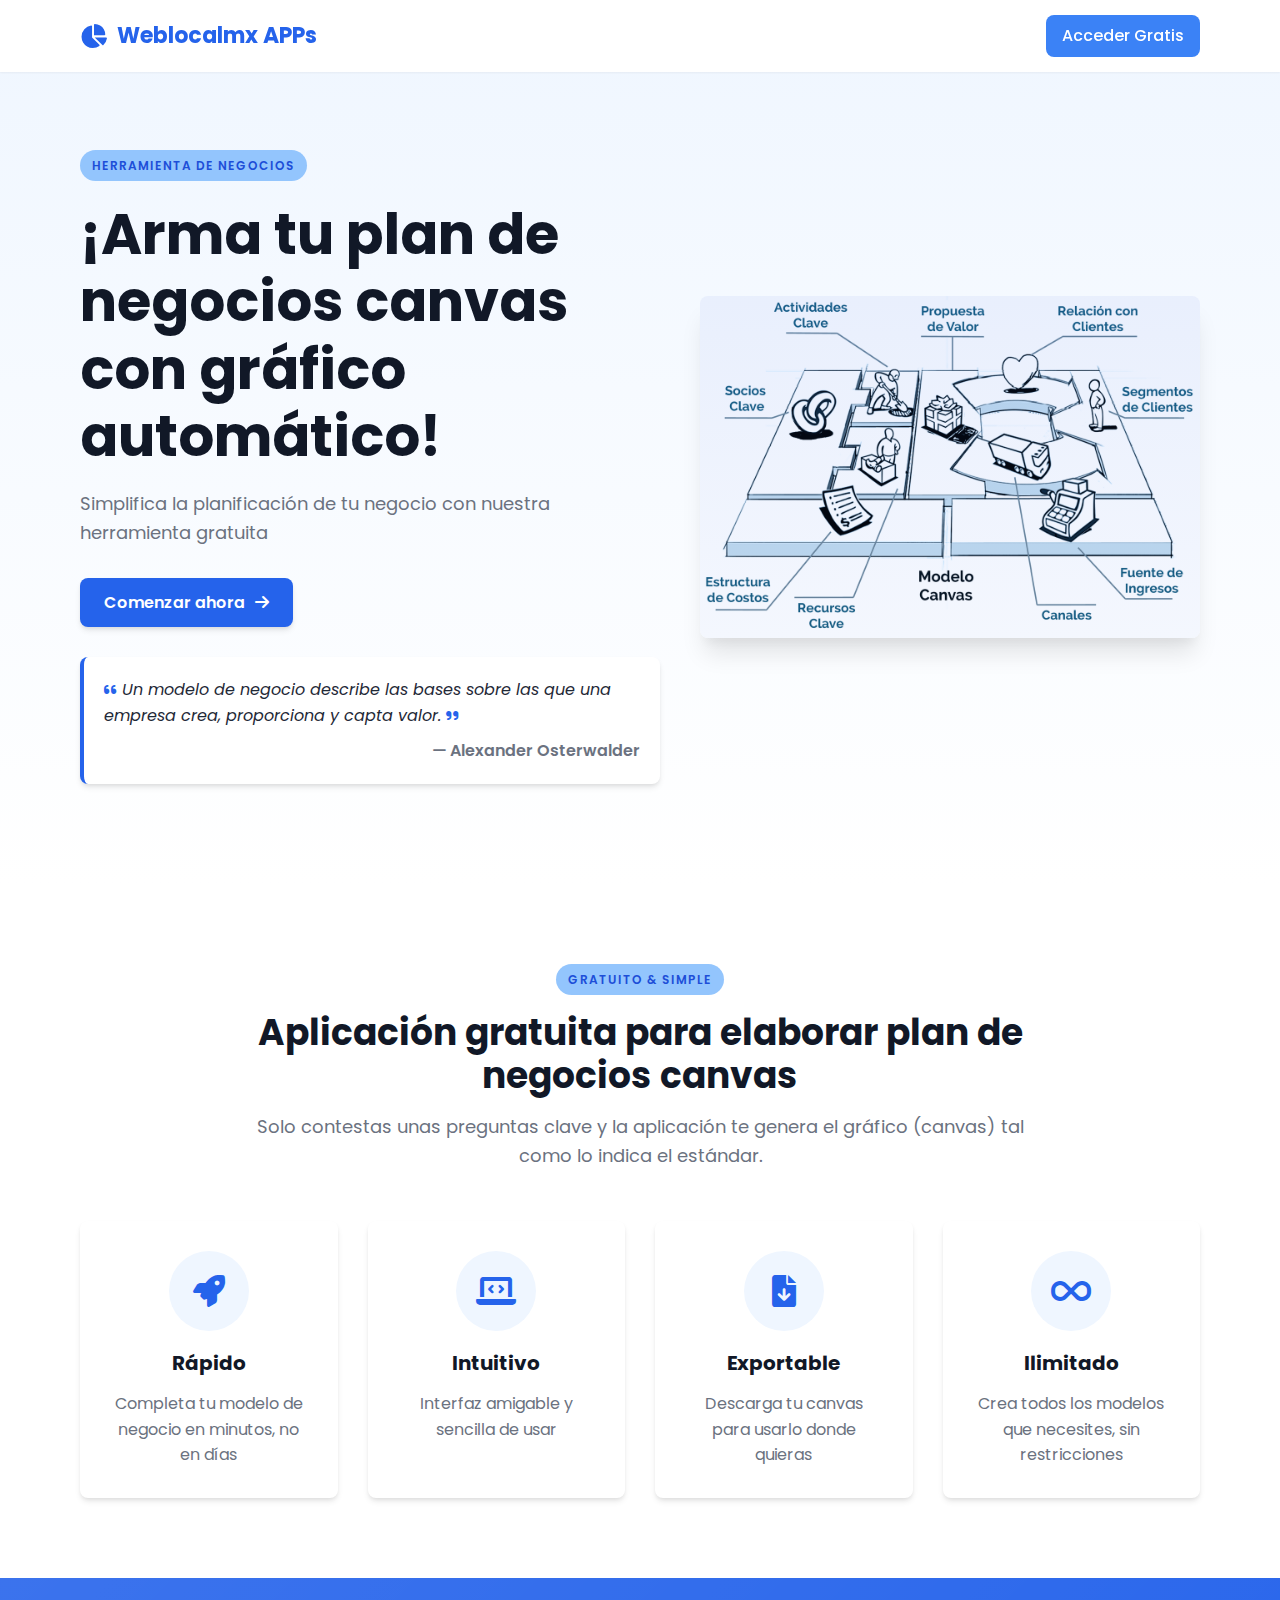
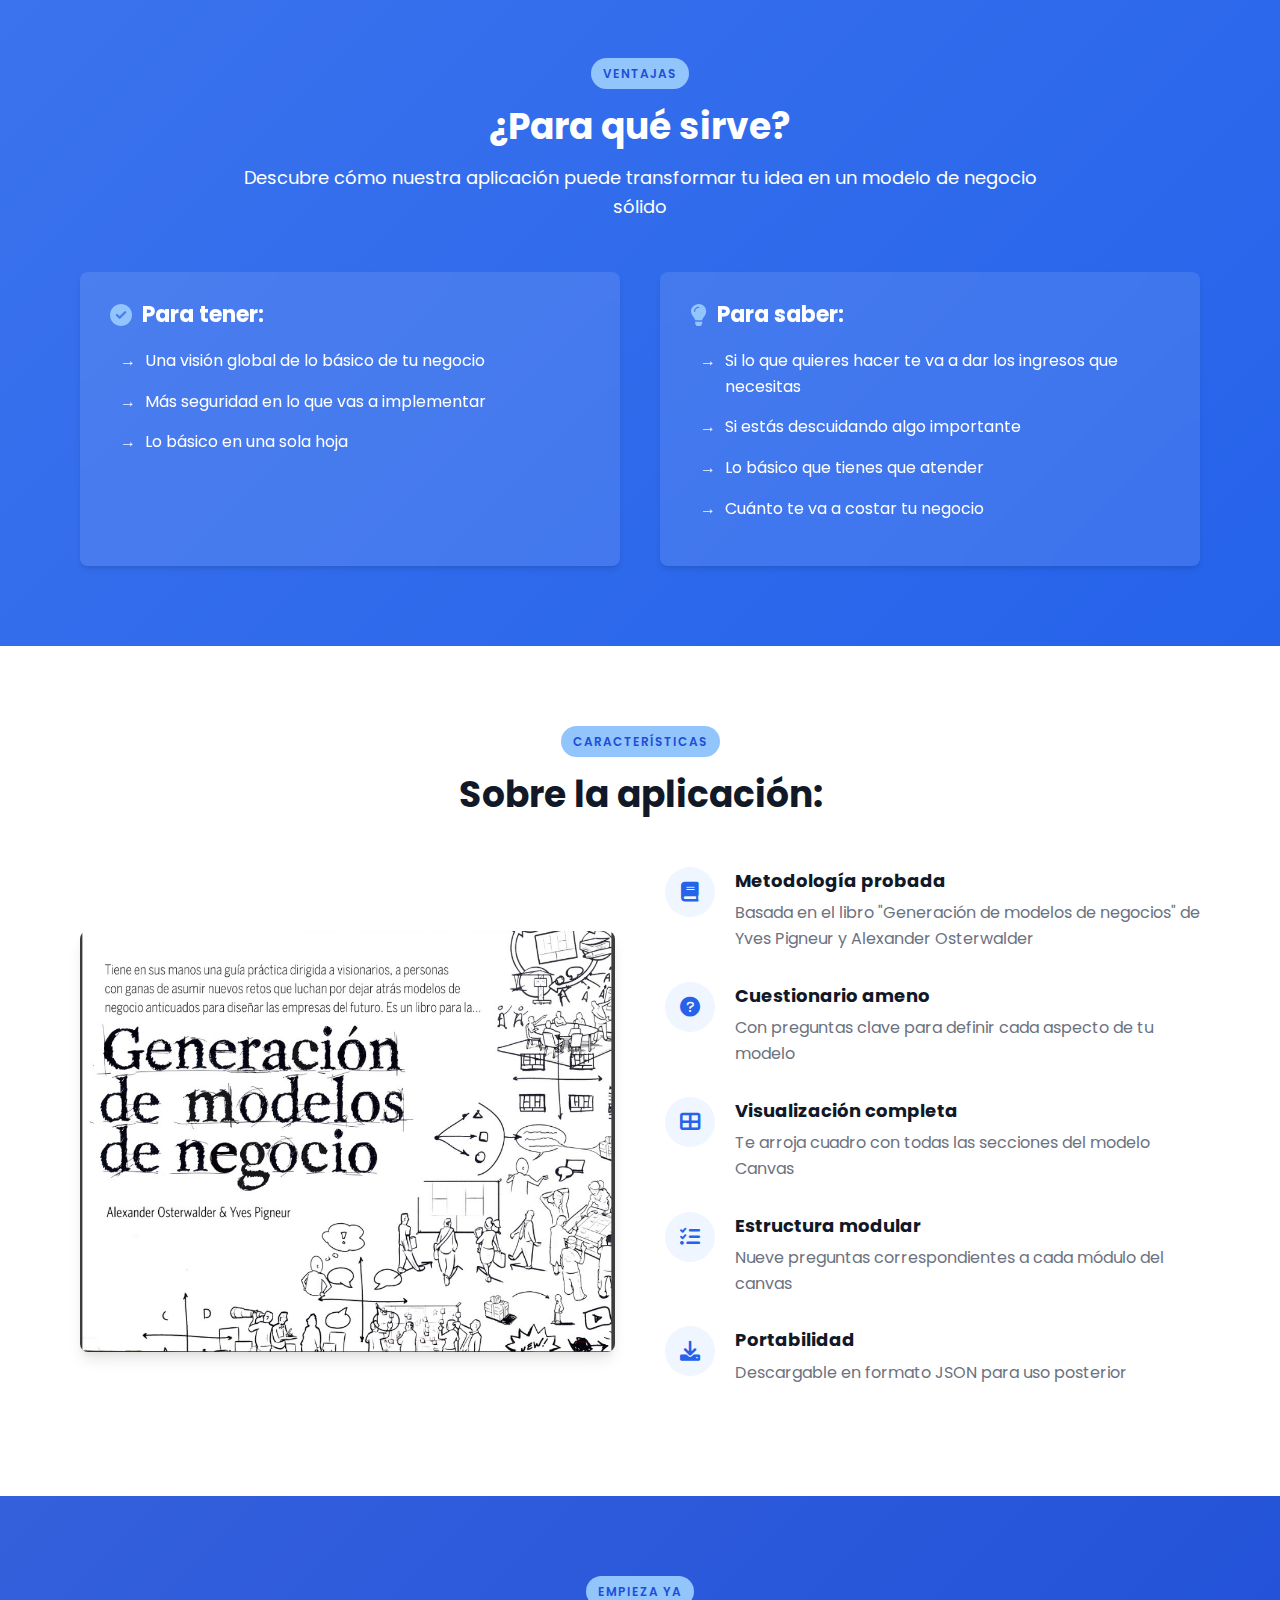
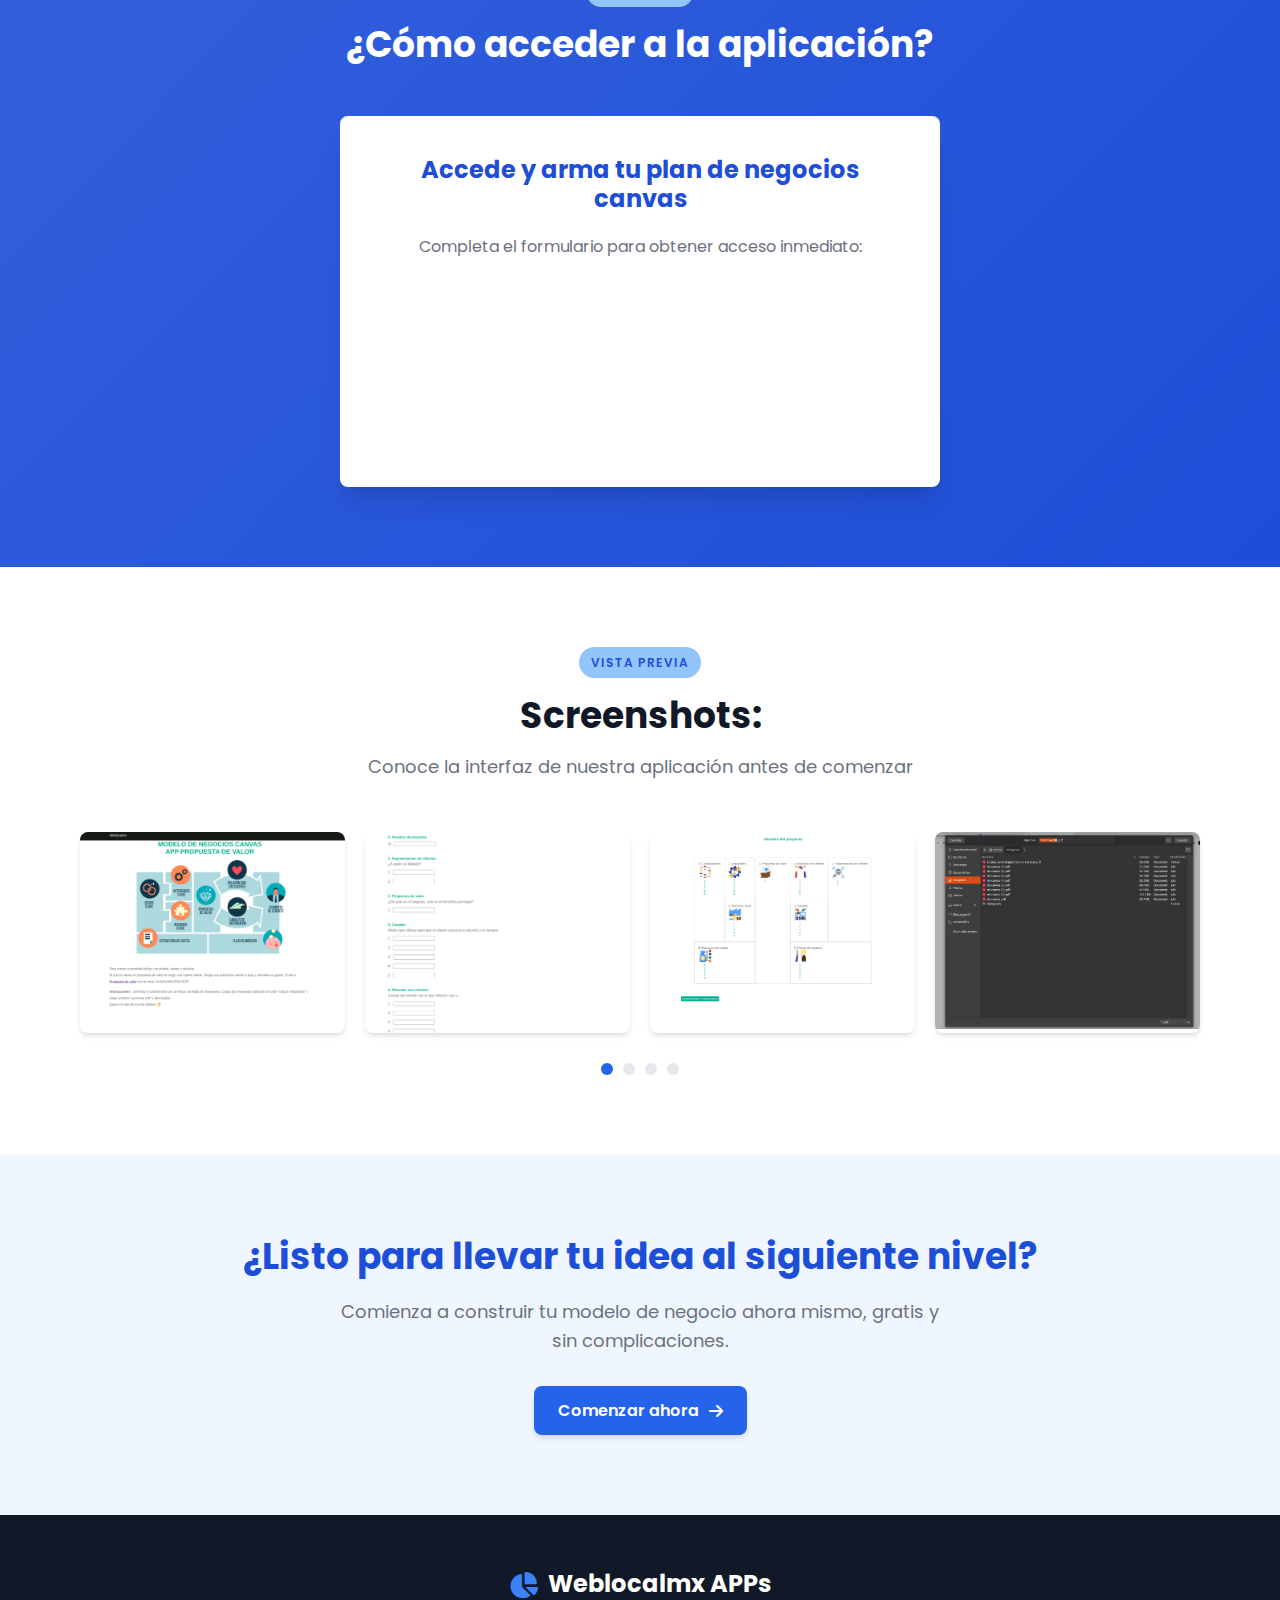
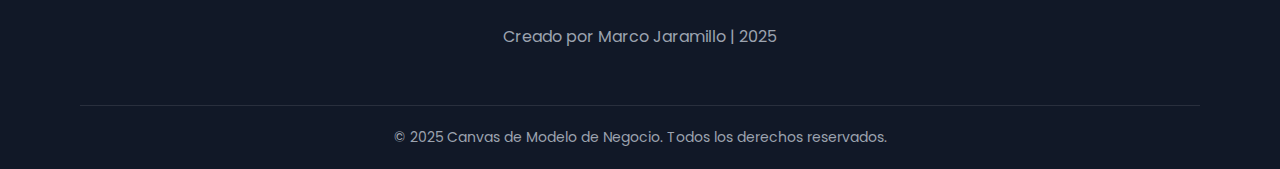
<file: index.html>
<!DOCTYPE html>
<html lang="es">
<head>
    <meta charset="UTF-8">
    <meta name="viewport" content="width=device-width, initial-scale=1.0">
    <title>Canvas: Modelo de Negocio</title>
    <!-- Open Graph / Facebook -->
<meta property="og:type" content="website">
<meta property="og:url" content="https://canvas-lp-app.netlify.app/">
<meta property="og:title" content="Canvas App - Modelo de Negocios en una página">
<meta property="og:description" content="Aplicación web para crear modelo de negocios canvas. Todo en una página">
<meta property="og:image" content="https://canvas-lp-app.netlify.app/img/canvas-redes.png">

<!-- Twitter -->
<meta property="twitter:card" content="summary_large_image">
<meta property="twitter:url" content="https://canvas-lp-app.netlify.app/">
<meta property="twitter:title" content="Canvas App - Modelo de Negocios en una página">
<meta property="twitter:description" content="Aplicación web para crear modelo de negocios canvas. Todo en una página">
<meta property="twitter:image" content="https://canvas-lp-app.netlify.app/img/canvas-redes.png">

<!-- Canonical URL -->
<link rel="canonical" href="https://canvas-lp-app.netlify.app/">

    <link rel="preconnect" href="https://fonts.googleapis.com">
    <link rel="preconnect" href="https://fonts.gstatic.com" crossorigin>
    <link href="https://fonts.googleapis.com/css2?family=Poppins:wght@300;400;500;600;700;800&display=swap" rel="stylesheet">
    <link rel="stylesheet" href="/css/style.css">
    <link rel="stylesheet" href="https://cdnjs.cloudflare.com/ajax/libs/font-awesome/6.0.0-beta3/css/all.min.css">
</head>
<body>
    <!-- Nav Bar -->
    <nav class="navbar">
        <div class="container">
            <div class="logo">
                <a href="https://weblocalmx.com/">
                    <i class="fas fa-chart-pie"></i> 
                    <span>Weblocalmx APPs</span>
                </a>
            </div>
            <div class="menu-toggle">
                <i class="fas fa-bars"></i>
            </div>
            <ul class="nav-menu">
                
                <li><a href="#acceso" class="btn-nav">Acceder Gratis</a></li>
            </ul>
        </div>
    </nav>

    <!-- Hero Section -->
    <header id="inicio" class="hero">
        <div class="container hero-container">
            <div class="hero-content">
                <span class="tag">Herramienta de Negocios</span>
                <h1>¡Arma tu plan de negocios canvas con gráfico automático!</h1>
                <p class="hero-description">Simplifica la planificación de tu negocio con nuestra herramienta gratuita</p>
                <a href="#acceso" class="btn-primary">Comenzar ahora <i class="fas fa-arrow-right"></i></a>
                
                <div class="quote-box">
                    <p class="quote"><i class="fas fa-quote-left"></i> Un modelo de negocio describe las bases sobre las que una empresa crea, proporciona y capta valor. <i class="fas fa-quote-right"></i></p>
                    <cite>— Alexander Osterwalder</cite>
                </div>
            </div>
            <div class="hero-image">
                <img src="/img/canvas-model-grafica.png" alt="Modelo Canvas">
                <div class="image-overlay"></div>
            </div>
        </div>
    </header>

    <!-- Features Section -->
    <section class="features">
        <div class="container">
            <div class="section-header">
                <span class="section-tag">Gratuito & Simple</span>
                <h2>Aplicación gratuita para elaborar plan de negocios canvas</h2>
                <p class="section-description">Solo contestas unas preguntas clave y la aplicación te genera el gráfico (canvas) tal como lo indica el estándar.</p>
            </div>
            
            <div class="features-grid">
                <div class="feature-card">
                    <div class="feature-icon">
                        <i class="fas fa-rocket"></i>
                    </div>
                    <h3>Rápido</h3>
                    <p>Completa tu modelo de negocio en minutos, no en días</p>
                </div>
                
                <div class="feature-card">
                    <div class="feature-icon">
                        <i class="fas fa-laptop-code"></i>
                    </div>
                    <h3>Intuitivo</h3>
                    <p>Interfaz amigable y sencilla de usar</p>
                </div>
                
                <div class="feature-card">
                    <div class="feature-icon">
                        <i class="fas fa-file-download"></i>
                    </div>
                    <h3>Exportable</h3>
                    <p>Descarga tu canvas para usarlo donde quieras</p>
                </div>
                
                <div class="feature-card">
                    <div class="feature-icon">
                        <i class="fas fa-infinity"></i>
                    </div>
                    <h3>Ilimitado</h3>
                    <p>Crea todos los modelos que necesites, sin restricciones</p>
                </div>
            </div>
        </div>
    </section>

    <!-- Benefits Section -->
    <section id="beneficios" class="benefits">
        <div class="container">
            <div class="section-header light">
                <span class="section-tag">Ventajas</span>
                <h2>¿Para qué sirve?</h2>
                <p class="section-description">Descubre cómo nuestra aplicación puede transformar tu idea en un modelo de negocio sólido</p>
            </div>
            
            <div class="benefits-grid">
                <div class="benefit-column">
                    <h3><i class="fas fa-check-circle"></i> Para tener:</h3>
                    <ul>
                        <li>Una visión global de lo básico de tu negocio</li>
                        <li>Más seguridad en lo que vas a implementar</li>
                        <li>Lo básico en una sola hoja</li>
                    </ul>
                </div>
                
                <div class="benefit-column">
                    <h3><i class="fas fa-lightbulb"></i> Para saber:</h3>
                    <ul>
                        <li>Si lo que quieres hacer te va a dar los ingresos que necesitas</li>
                        <li>Si estás descuidando algo importante</li>
                        <li>Lo básico que tienes que atender</li>
                        <li>Cuánto te va a costar tu negocio</li>
                    </ul>
                </div>
            </div>
        </div>
    </section>

    <!-- About App Section -->
    <section id="aplicacion" class="about-app">
        <div class="container">
            <div class="section-header">
                <span class="section-tag">Características</span>
                <h2>Sobre la aplicación:</h2>
            </div>
            
            <div class="about-grid">
                <div class="about-image">
                    <img src="/img/canvas-libro.png" alt="Libro de Canvas">
                </div>
                
                <div class="about-content">
                    <ul class="about-list">
                        <li>
                            <span class="list-icon"><i class="fas fa-book"></i></span>
                            <div>
                                <strong>Metodología probada</strong>
                                <p>Basada en el libro "Generación de modelos de negocios" de Yves Pigneur y Alexander Osterwalder</p>
                            </div>
                        </li>
                        <li>
                            <span class="list-icon"><i class="fas fa-question-circle"></i></span>
                            <div>
                                <strong>Cuestionario ameno</strong>
                                <p>Con preguntas clave para definir cada aspecto de tu modelo</p>
                            </div>
                        </li>
                        <li>
                            <span class="list-icon"><i class="fas fa-th-large"></i></span>
                            <div>
                                <strong>Visualización completa</strong>
                                <p>Te arroja cuadro con todas las secciones del modelo Canvas</p>
                            </div>
                        </li>
                        <li>
                            <span class="list-icon"><i class="fas fa-tasks"></i></span>
                            <div>
                                <strong>Estructura modular</strong>
                                <p>Nueve preguntas correspondientes a cada módulo del canvas</p>
                            </div>
                        </li>
                        <li>
                            <span class="list-icon"><i class="fas fa-download"></i></span>
                            <div>
                                <strong>Portabilidad</strong>
                                <p>Descargable en formato JSON para uso posterior</p>
                            </div>
                        </li>
                    </ul>
                </div>
            </div>
        </div>
    </section>

    <!-- Access Section -->
    <section id="acceso" class="access">
        <div class="container">
            <div class="section-header light">
                <span class="section-tag">Empieza Ya</span>
                <h2>¿Cómo acceder a la aplicación?</h2>
            </div>
            
            <div class="access-form-container">
                <div class="access-card">
                    <h3>Accede y arma tu plan de negocios canvas</h3>
                    <p>Completa el formulario para obtener acceso inmediato:</p>
                    
                    <iframe data-skip-lazy="" src="https://espanolunoauno.ipzmarketing.com/f/8ui2dGMXgGA" frameborder="0" scrolling="no" width="100%" class="ipz-iframe"></iframe>
<script data-cfasync="false" type="text/javascript" src="https://assets.ipzmarketing.com/assets/signup_form/iframe_v1.js"></script>
                </div>
            </div>
        </div>
    </section>

    <!-- Screenshots Section -->
    <section class="screenshots">
        <div class="container">
            <div class="section-header">
                <span class="section-tag">Vista previa</span>
                <h2>Screenshots:</h2>
                <p class="section-description">Conoce la interfaz de nuestra aplicación antes de comenzar</p>
            </div>
            
            <div class="screenshots-slider">
                <div class="screenshot">
                    <img src="/img/screenshot-canvas.png" alt="Screenshot 1">
                </div>
                <div class="screenshot">
                    <img src="/img/screenshot-canvas2.png" alt="Screenshot 2">
                </div>
                <div class="screenshot">
                    <img src="/img/screenshot-canvas3.png" alt="Screenshot 3">
                </div>
                <div class="screenshot">
                    <img src="/img/screenshot-canvas4.png" alt="Screenshot 4">
                </div>
            </div>
            
            <div class="dots-container">
                <span class="dot active"></span>
                <span class="dot"></span>
                <span class="dot"></span>
                <span class="dot"></span>
            </div>
        </div>
    </section>

    <!-- CTA Section -->
    <section class="cta">
        <div class="container">
            <h2>¿Listo para llevar tu idea al siguiente nivel?</h2>
            <p>Comienza a construir tu modelo de negocio ahora mismo, gratis y sin complicaciones.</p>
            <a href="#acceso" class="btn-primary">Comenzar ahora <i class="fas fa-arrow-right"></i></a>
        </div>
    </section>

    <!-- Footer -->
    <footer class="footer">
        <div class="container">
            <div class="footer-content">
                <div class="footer-logo">
                    <i class="fas fa-chart-pie"></i> 
                    <span>Weblocalmx APPs</span>
                </div>
                <p>Creado por Marco Jaramillo | 2025</p>
            </div>
            <div class="footer-bottom">
                <p>&copy; 2025 Canvas de Modelo de Negocio. Todos los derechos reservados.</p>
            </div>
        </div>
    </footer>

    <!-- JavaScript -->
    <script>
     
        
        // Smooth scroll for anchor links
        document.querySelectorAll('a[href^="#"]').forEach(anchor => {
            anchor.addEventListener('click', function(e) {
                e.preventDefault();
                document.querySelector(this.getAttribute('href')).scrollIntoView({
                    behavior: 'smooth'
                });
            });
        });
    </script>
</body>
</html>
</file>
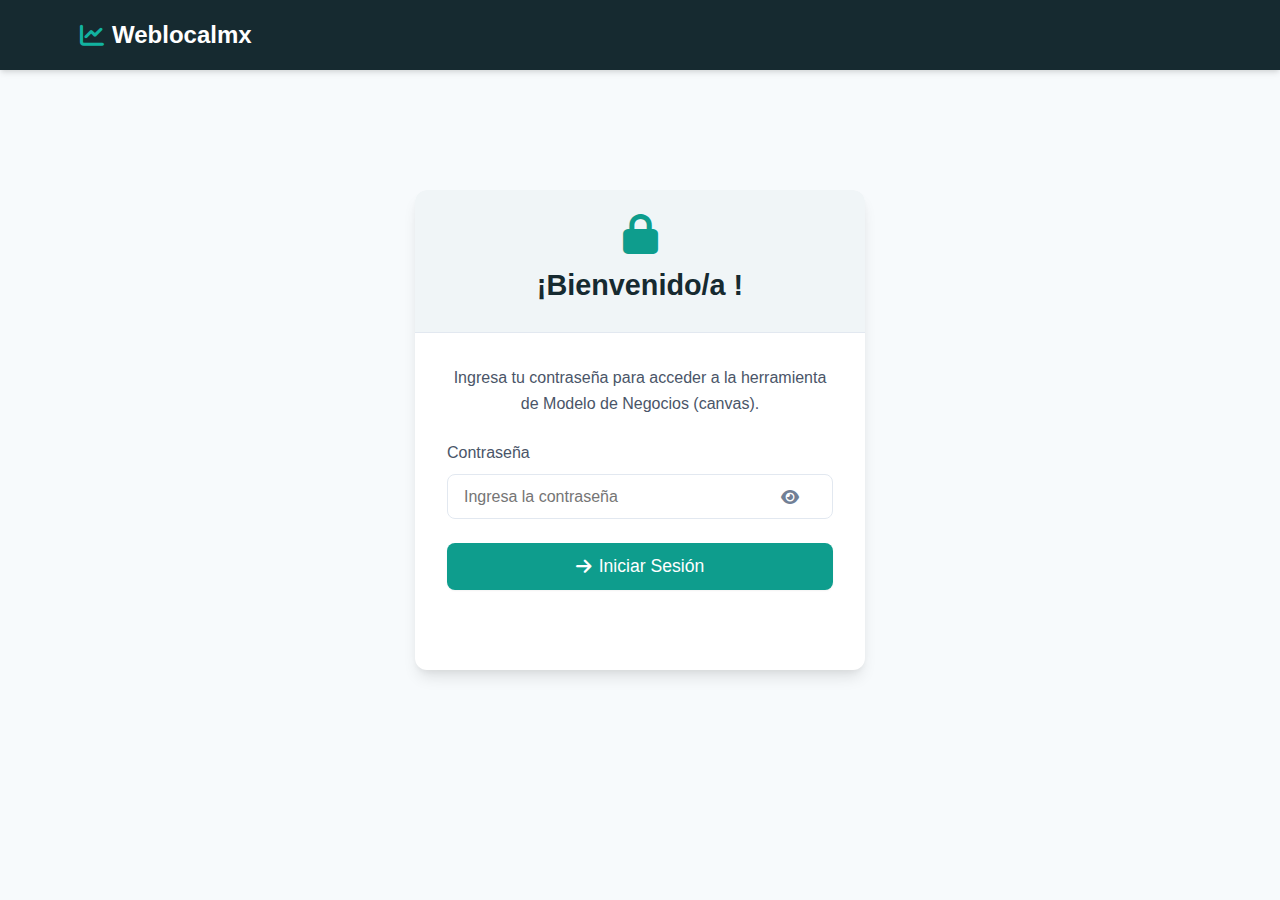
<file: app-canvas.html>
<!DOCTYPE html>
<html lang="es">

<head>
    <meta charset="UTF-8">
    <meta name="viewport" content="width=device-width, initial-scale=1.0">
    <meta name="robots" content="noindex">
    <title>Modelo de Negocio Canvas | WeblocalMX</title>
    <link rel="stylesheet" href="https://cdnjs.cloudflare.com/ajax/libs/font-awesome/6.4.0/css/all.min.css">
    <link rel="stylesheet" href="/css/app-canvas.css">
</head>

<body>
    <!-- Barra de navegación -->
    <div class="barra">
        <div class="contenedor barra-contenido">
            <div class="logo">
                <i class="fas fa-chart-line"></i> Weblocalmx
            </div>
            <div class="acciones-barra">
                <button
                    id="cerrar-sesion"
                    class="cerrar-sesion"
                    style="display: none;"
                >
                    <i class="fas fa-sign-out-alt"></i> Cerrar Sesión
                </button>
            </div>
        </div>
    </div>
    <!-- Login Section Mejorado -->
    <section id="login-section" class="login-container contenedor">
        <div class="login-card">
            <div class="login-header">
                <i class="fas fa-lock login-icon"></i>
                <h2>¡Bienvenido/a !</h2>
            </div>
            <div class="login-body">
                <p>Ingresa tu contraseña para acceder a la herramienta de Modelo de Negocios (canvas).</p>
                <div class="input-group">
                    <label for="password">Contraseña</label>
                    <div class="password-input-wrapper">
                        <input type="password" id="password" placeholder="Ingresa la contraseña">
                        <button id="toggle-password" class="toggle-password" type="button">
                            <i class="fas fa-eye"></i>
                        </button>
                    </div>
                    <button id="login-button" class="btn-primary btn-login">
                        <i class="fas fa-arrow-right"></i> Iniciar Sesión
                    </button>
                </div>
                <div id="login-error" class="error-message"></div>
            </div>
        </div>
    </section>

    <div id="app-content" style="display: none;"> 



    <!-- Header con título e instrucciones -->
    <header class="app-header contenedor">
        <div class="app-header-content">
            <h1>Modelo de Negocio Canvas</h1>
            <p class="app-subtitle">Herramienta para visualizar todos los aspectos de tu modelo de negocio en un solo
                lugar</p>
        </div>
    </header>

    <!-- Sección de instrucciones -->
    <section class="app-instructions contenedor">
        <div class="instruction-card">
            <div class="instruction-header">
                <i class="fas fa-info-circle"></i>
                <h3>Cómo utilizar esta herramienta</h3>
            </div>
            <div class="instruction-body">
                <ol class="steps-list">
                    <li><span class="step-number">1</span> <span class="step-text">Completa el formulario con
                            información de tu negocio</span></li>
                    <li><span class="step-number">2</span> <span class="step-text">Haz clic en "Cargar respuestas en
                            Canvas" para visualizar tu modelo</span></li>
                    <li><span class="step-number">3</span> <span class="step-text">Revisa el Canvas generado y utiliza
                            el botón "Guradad como JSON" para guardarlo</span></li>
                </ol>
                <div class="tip-box">
                    <i class="fas fa-lightbulb"></i>
                    <p>Para mayor comodidad, utiliza una tableta, laptop o desktop. <br> Verás dos ejemplos: uno para una intructora de yoga y otro  para psicologa (precargado en los formularios). <br> Éste último es el ejemplo general que podras visaulizarlo solo con dar al boton de abajo "Cargar respesutas canvas" sin rellenar el fomulario. </p>
                </div>
                <div class="alert-box">
                    <i class="fas fa-exclamation-triangle"></i>
                    <p>Si aún no tienes la propuesta de valor, puedes utilizar nuestra app. También es gratuita 🚀. Solo enviame un correo a hola@weblocalmx.com
                </div>
            </div>
        </div>
    </section>

    <!-- Formulario principal -->
    <main class="contenedor">
        <form id="formulario" class="form-canvas">
            <!-- Sección 0: Nombre del proyecto -->
            <div class="form-section">
                <div class="section-header">
                    <span class="section-number">0</span>
                    <h3>Nombre del proyecto</h3>
                </div>
                <div class="section-body">
                    <div class="input-group">
                        <label for="respuesta-nombre-proyecto">
                            <i class="fas fa-project-diagram"></i> Nombre del proyecto o negocio
                        </label>
                        <input type="text" id="respuesta-nombre-proyecto"
                            placeholder="Ej: Consultora de Marketing Digital">
                    </div>
                </div>
            </div>

            <!-- Sección 1: Segmentación de clientes -->
            <div class="form-section">
                <div class="section-header">
                    <span class="section-number">1</span>
                    <h3>Segmentación de clientes</h3>
                </div>
                <div class="section-body">
                    <p class="section-description">¿A quién va dirigido tu producto o servicio?</p>

                    <div class="example-box">
                        <i class="fas fa-lightbulb"></i>
                        <div>
                            <p><strong>Ejemplo Segmentación de clientes para instructor de yoga: <br></strong> Adultos profesionales con horarios apretados que buscan yoga online, <br> Personas con movilidad reducida que prefieren practicar yoga desde casa</p>
                        </div>
                    </div>

                    <div class="input-group">
                        <label for="respuesta-segmentacion1">
                            <i class="fas fa-users"></i> Segmento 1
                        </label>
                        <input type="text" id="respuesta-segmentacion1"
                            placeholder="Ej: Pequeñas empresas que necesitan presencia online">
                    </div>

                    <div class="input-group">
                        <label for="respuesta-segmentacion2">
                            <i class="fas fa-users"></i> Segmento 2
                        </label>
                        <input type="text" id="respuesta-segmentacion2"
                            placeholder="Ej: Profesionales independientes en el sector salud">
                    </div>
                </div>
            </div>

            <!-- Sección 2: Propuesta de valor -->
            <div class="form-section">
                <div class="section-header">
                    <span class="section-number">2</span>
                    <h3>Propuesta de valor</h3>
                </div>
                <div class="section-body">
                    <p class="section-description">¿De qué va tu negocio? ¿Cuál es el beneficio principal que ofreces?
                    </p>

                    <div class="example-box">
                        <i class="fas fa-lightbulb"></i>
                        <div>
                            <p><strong>Ejemplo Propuesta de valor para instructor de yoga: <br> </strong> Clases de yoga online personalizadas con flexibilidad horaria, adaptadas a todos los niveles  y centradas en reducir el estrés y mejorar la flexibilidad</p>
                        </div>
                    </div>

                    <div class="input-group">
                        <label for="respuesta-propuesta1">
                            <i class="fas fa-star"></i> Propuesta de valor principal
                        </label>
                        <input type="text" id="respuesta-propuesta1"
                            placeholder="Ej: Creación de sitios web optimizados que aumentan la visibilidad online">
                    </div>
                </div>
            </div>

            <!-- Sección 3: Canales -->
            <div class="form-section">
                <div class="section-header">
                    <span class="section-number">3</span>
                    <h3>Canales</h3>
                </div>
                <div class="section-body">
                    <p class="section-description">¿Qué medios utilizas para que el cliente conozca tu servicio y lo
                        compre?</p>

                    <div class="example-box">
                        <i class="fas fa-lightbulb"></i>
                        <div>
                            <p><strong>Ejemplo Canales para instructor de yoga:</strong>  <br> Sitio web con plataforma de yoga en streaming, <br> Perfiles de yoga en Instagram y YouTube, <br> Aplicación móvil para clases de yoga, <br> Colaboraciones con influencers de bienestar</p>
                        </div>
                    </div>

                    <div class="input-row">
                        <div class="input-group">
                            <label for="respuesta-canes1">
                                <i class="fas fa-bullhorn"></i> Canal 1
                            </label>
                            <input type="text" id="respuesta-canes1" placeholder="Ej: Sitio web">
                        </div>

                        <div class="input-group">
                            <label for="respuesta-canes2">
                                <i class="fas fa-bullhorn"></i> Canal 2
                            </label>
                            <input type="text" id="respuesta-canes2" placeholder="Ej: Redes sociales">
                        </div>
                    </div>

                    <div class="input-row">
                        <div class="input-group">
                            <label for="respuesta-canes3">
                                <i class="fas fa-bullhorn"></i> Canal 3
                            </label>
                            <input type="text" id="respuesta-canes3" placeholder="Ej: Email marketing">
                        </div>

                        <div class="input-group">
                            <label for="respuesta-canes4">
                                <i class="fas fa-bullhorn"></i> Canal 4
                            </label>
                            <input type="text" id="respuesta-canes4" placeholder="Ej: Eventos presenciales">
                        </div>
                    </div>

                    <div class="input-group">
                        <label for="respuesta-canes5">
                            <i class="fas fa-bullhorn"></i> Canal 5
                        </label>
                        <input type="text" id="respuesta-canes5" placeholder="Ej: Recomendaciones">
                    </div>
                </div>
            </div>

            <!-- Sección 4: Relación con clientes -->
            <div class="form-section">
                <div class="section-header">
                    <span class="section-number">4</span>
                    <h3>Relación con clientes</h3>
                </div>
                <div class="section-body">
                    <p class="section-description">Además de cumplir con lo que ofreces, ¿cómo te relacionas con tus
                        clientes?</p>

                    <div class="example-box">
                        <i class="fas fa-lightbulb"></i>
                        <div>
                            <p><strong>Ejemplo Relación con clientes para instructor de yoga:</strong> <br> Evaluación inicial gratuita de postura y flexibilidad, <br> Programa personalizado de progresión en yoga, <br> Comunidad online para practicantes, <br> Consejos semanales de meditación y asanas</p>
                        </div>
                    </div>

                    <div class="input-row">
                        <div class="input-group">
                            <label for="respuesta-relacion-clientes1">
                                <i class="fas fa-handshake"></i> Relación 1
                            </label>
                            <input type="text" id="respuesta-relacion-clientes1"
                                placeholder="Ej: Asesoramiento personalizado">
                        </div>

                        <div class="input-group">
                            <label for="respuesta-relacion-clientes2">
                                <i class="fas fa-handshake"></i> Relación 2
                            </label>
                            <input type="text" id="respuesta-relacion-clientes2" placeholder="Ej: Soporte técnico 24/7">
                        </div>
                    </div>

                    <div class="input-row">
                        <div class="input-group">
                            <label for="respuesta-relacion-clientes3">
                                <i class="fas fa-handshake"></i> Relación 3
                            </label>
                            <input type="text" id="respuesta-relacion-clientes3"
                                placeholder="Ej: Contenido educativo gratuito">
                        </div>

                        <div class="input-group">
                            <label for="respuesta-relacion-clientes4">
                                <i class="fas fa-handshake"></i> Relación 4
                            </label>
                            <input type="text" id="respuesta-relacion-clientes4" placeholder="Ej: Webinars mensuales">
                        </div>
                    </div>

                    <div class="input-group">
                        <label for="respuesta-relacion-clientes5">
                            <i class="fas fa-handshake"></i> Relación 5
                        </label>
                        <input type="text" id="respuesta-relacion-clientes5" placeholder="Ej: Programa de fidelización">
                    </div>
                </div>
            </div>

            <!-- Sección 5: Fuente de ingresos -->
            <div class="form-section">
                <div class="section-header">
                    <span class="section-number">5</span>
                    <h3>Fuente de ingresos</h3>
                </div>
                <div class="section-body">
                    <p class="section-description">¿Qué te brindará ingresos más allá de la venta principal?</p>

                    <div class="example-box">
                        <i class="fas fa-lightbulb"></i>
                        <div>
                            <p><strong>Ejemplo Fuente de ingresos para instructor de yoga:</strong>  <br>Suscripciones mensuales a clases de yoga en vivo, <br>Biblioteca de rutinas de yoga grabadas, <br>Programas especializados (yoga terapéutico, prenatal), <br>Venta de accesorios para yoga</p>
                        </div>
                    </div>

                    <div class="input-row">
                        <div class="input-group">
                            <label for="respuesta-ingresos1">
                                <i class="fas fa-money-bill-wave"></i> Ingreso 1
                            </label>
                            <input type="text" id="respuesta-ingresos1" placeholder="Ej: Diseño de sitios web">
                        </div>

                        <div class="input-group">
                            <label for="respuesta-ingresos2">
                                <i class="fas fa-money-bill-wave"></i> Ingreso 2
                            </label>
                            <input type="text" id="respuesta-ingresos2" placeholder="Ej: Mantenimiento mensual">
                        </div>
                    </div>

                    <div class="input-row">
                        <div class="input-group">
                            <label for="respuesta-ingresos3">
                                <i class="fas fa-money-bill-wave"></i> Ingreso 3
                            </label>
                            <input type="text" id="respuesta-ingresos3" placeholder="Ej: SEO y posicionamiento">
                        </div>

                        <div class="input-group">
                            <label for="respuesta-ingresos4">
                                <i class="fas fa-money-bill-wave"></i> Ingreso 4
                            </label>
                            <input type="text" id="respuesta-ingresos4"
                                placeholder="Ej: Gestión de campañas publicitarias">
                        </div>
                    </div>

                    <div class="input-group">
                        <label for="respuesta-ingresos5">
                            <i class="fas fa-money-bill-wave"></i> Ingreso 5
                        </label>
                        <input type="text" id="respuesta-ingresos5" placeholder="Ej: Formación a equipos">
                    </div>
                </div>
            </div>

            <!-- Sección 6: Recursos clave -->
            <div class="form-section">
                <div class="section-header">
                    <span class="section-number">6</span>
                    <h3>Recursos clave</h3>
                </div>
                <div class="section-body">
                    <p class="section-description">¿Qué recursos son esenciales para que tu negocio tenga éxito?</p>

                    <div class="example-box">
                        <i class="fas fa-lightbulb"></i>
                        <div>
                            <p><strong>Ejemplo Recursos clave para instructor de yoga: </strong> <br> Certificación internacional en yoga, <br>Plataforma segura para clases en streaming, <br>Estudio acondicionado para grabaciones de yoga, <br>Equipamiento específico (esterillas, bloques, props)</p>
                        </div>
                    </div>

                    <div class="input-row">
                        <div class="input-group">
                            <label for="respuesta-recursos1">
                                <i class="fas fa-cube"></i> Recurso 1
                            </label>
                            <input type="text" id="respuesta-recursos1" placeholder="Ej: Software de diseño web">
                        </div>

                        <div class="input-group">
                            <label for="respuesta-recursos2">
                                <i class="fas fa-cube"></i> Recurso 2
                            </label>
                            <input type="text" id="respuesta-recursos2" placeholder="Ej: Equipo de desarrolladores">
                        </div>
                    </div>

                    <div class="input-row">
                        <div class="input-group">
                            <label for="respuesta-recursos3">
                                <i class="fas fa-cube"></i> Recurso 3
                            </label>
                            <input type="text" id="respuesta-recursos3" placeholder="Ej: Herramientas de análisis">
                        </div>

                        <div class="input-group">
                            <label for="respuesta-recursos4">
                                <i class="fas fa-cube"></i> Recurso 4
                            </label>
                            <input type="text" id="respuesta-recursos4" placeholder="Ej: Servidor dedicado">
                        </div>
                    </div>

                    <div class="input-group">
                        <label for="respuesta-recursos5">
                            <i class="fas fa-cube"></i> Recurso 5
                        </label>
                        <input type="text" id="respuesta-recursos5" placeholder="Ej: Oficina física">
                    </div>
                </div>
            </div>

            <!-- Sección 7: Actividades -->
            <div class="form-section">
                <div class="section-header">
                    <span class="section-number">7</span>
                    <h3>Actividades clave</h3>
                </div>
                <div class="section-body">
                    <p class="section-description">¿Qué actividades son fundamentales para cumplir con tu propuesta de
                        valor?</p>

                    <div class="example-box">
                        <i class="fas fa-lightbulb"></i>
                        <div>
                            <p><strong>Ejemplo Actividades clave para instructor de yoga: </strong> <br>Impartir clases de yoga en vivo, <br> Crear secuencias para diferentes niveles, <br>Desarrollar programas temáticos (yoga para dormir, yoga para oficina),<br> Mantener actualizado el blog sobre posturas y beneficios</p>
                        </div>
                    </div>

                    <div class="input-row">
                        <div class="input-group">
                            <label for="respuesta-actividades1">
                                <i class="fas fa-tasks"></i> Actividad 1
                            </label>
                            <input type="text" id="respuesta-actividades1" placeholder="Ej: Desarrollo web">
                        </div>

                        <div class="input-group">
                            <label for="respuesta-actividades2">
                                <i class="fas fa-tasks"></i> Actividad 2
                            </label>
                            <input type="text" id="respuesta-actividades2" placeholder="Ej: Investigación de mercado">
                        </div>
                    </div>

                    <div class="input-row">
                        <div class="input-group">
                            <label for="respuesta-actividades3">
                                <i class="fas fa-tasks"></i> Actividad 3
                            </label>
                            <input type="text" id="respuesta-actividades3" placeholder="Ej: Marketing digital">
                        </div>

                        <div class="input-group">
                            <label for="respuesta-actividades4">
                                <i class="fas fa-tasks"></i> Actividad 4
                            </label>
                            <input type="text" id="respuesta-actividades4" placeholder="Ej: Atención al cliente">
                        </div>
                    </div>

                    <div class="input-group">
                        <label for="respuesta-actividades5">
                            <i class="fas fa-tasks"></i> Actividad 5
                        </label>
                        <input type="text" id="respuesta-actividades5" placeholder="Ej: Formación continua del equipo">
                    </div>
                </div>
            </div>

            <!-- Sección 8: Colaboradores -->
            <div class="form-section">
                <div class="section-header">
                    <span class="section-number">8</span>
                    <h3>Socios y colaboradores clave</h3>
                </div>
                <div class="section-body">
                    <p class="section-description">¿Qué alianzas son necesarias para ejecutar tu negocio?</p>

                    <div class="example-box">
                        <i class="fas fa-lightbulb"></i>
                        <div>
                            <p><strong>Ejemplo Socios y colaboradores clave para instructor de yoga:</strong> <br> Profesionales de meditación mindfulness, <br>Tiendas de accesorios de yoga, <br>Profesionales de ayurveda, <br>Plataformas especializadas en bienestar</p>
                        </div>
                    </div>

                    <div class="input-row">
                        <div class="input-group">
                            <label for="respuesta-colaboradores1">
                                <i class="fas fa-people-arrows"></i> Colaborador 1
                            </label>
                            <input type="text" id="respuesta-colaboradores1" placeholder="Ej: Agencias de diseño">
                        </div>

                        <div class="input-group">
                            <label for="respuesta-colaboradores2">
                                <i class="fas fa-people-arrows"></i> Colaborador 2
                            </label>
                            <input type="text" id="respuesta-colaboradores2" placeholder="Ej: Proveedores de hosting">
                        </div>
                    </div>

                    <div class="input-row">
                        <div class="input-group">
                            <label for="respuesta-colaboradores3">
                                <i class="fas fa-people-arrows"></i> Colaborador 3
                            </label>
                            <input type="text" id="respuesta-colaboradores3"
                                placeholder="Ej: Freelancers especializados">
                        </div>

                        <div class="input-group">
                            <label for="respuesta-colaboradores4">
                                <i class="fas fa-people-arrows"></i> Colaborador 4
                            </label>
                            <input type="text" id="respuesta-colaboradores4" placeholder="Ej: Fotógrafos profesionales">
                        </div>
                    </div>

                    <div class="input-group">
                        <label for="respuesta-colaboradores5">
                            <i class="fas fa-people-arrows"></i> Colaborador 5
                        </label>
                        <input type="text" id="respuesta-colaboradores5" placeholder="Ej: Consultores de negocios">
                    </div>
                </div>
            </div>

            <!-- Sección 9: Estructura de costes -->
            <div class="form-section">
                <div class="section-header">
                    <span class="section-number">9</span>
                    <h3>Estructura de costes</h3>
                </div>
                <div class="section-body">
                    <p class="section-description">¿Cuáles son los costes principales para el éxito de tu negocio?</p>

                    <div class="example-box">
                        <i class="fas fa-lightbulb"></i>
                        <div>
                            <p><strong>Ejemplo Estructura de costes para instructor de yoga:</strong> Suscripción a plataforma de streaming para clases en vivo, Accesorios de yoga para demostraciones, Marketing en redes de bienestar, Cursos avanzados de especialización en yoga</p>
                        </div>
                    </div>

                    <div class="input-row">
                        <div class="input-group">
                            <label for="respuesta-costes1">
                                <i class="fas fa-receipt"></i> Coste 1
                            </label>
                            <input type="text" id="respuesta-costes1" placeholder="Ej: Salarios del equipo">
                        </div>

                        <div class="input-group">
                            <label for="respuesta-costes2">
                                <i class="fas fa-receipt"></i> Coste 2
                            </label>
                            <input type="text" id="respuesta-costes2" placeholder="Ej: Licencias de software">
                        </div>
                    </div>

                    <div class="input-row">
                        <div class="input-group">
                            <label for="respuesta-costes3">
                                <i class="fas fa-receipt"></i> Coste 3
                            </label>
                            <input type="text" id="respuesta-costes3" placeholder="Ej: Marketing y publicidad">
                        </div>

                        <div class="input-group">
                            <label for="respuesta-costes4">
                                <i class="fas fa-receipt"></i> Coste 4
                            </label>
                            <input type="text" id="respuesta-costes4" placeholder="Ej: Alquiler de oficina">
                        </div>
                    </div>

                    <div class="input-group">
                        <label for="respuesta-costes5">
                            <i class="fas fa-receipt"></i> Coste 5
                        </label>
                        <input type="text" id="respuesta-costes5"
                            placeholder="Ej: Gastos de infraestructura tecnológica">
                    </div>
                </div>
            </div>

            <!-- Botones de acción -->
            <div class="form-actions">
                <button id="generar-canvas" type="submit" class="btn-primary">
                    <i class="fas fa-sync-alt"></i> Cargar respuestas en Canvas
                </button>
                <div id="mensaje-carga" class="mensaje-carga">
                    <div class="spinner"></div>
                    <span class="mensaje-carga-texto">Generando Canvas...</span>
                </div>
            </div>

            <!-- Botones de gestión de datos -->
            <div class="data-actions">
                <button id="  -json" type="button" class="btn-secondary">
                    <i class="fas fa-save"></i> Guardar como JSON
                </button>
                <label for="cargar-json" class="btn-secondary upload-label">
                    <i class="fas fa-upload"></i> Cargar JSON
                    <input type="file" id="cargar-json" accept=".json">
                </label>
            </div>
        </form>
    </main>

    <!-- Sección de resultados (Canvas) -->
    <section id="canvas-resultado" class="canvas-resultado contenedor">
        <div class="resultado-header">
            <i class="fas fa-clipboard-check"></i>
            <h2>Tu Modelo de Negocio Canvas</h2>
            <p class="resultado-subtitle">Visualización completa de los elementos clave de tu modelo de negocio</p>
        </div>

        <div class="contenido-imprimir">
            <h3 id="nombre-del-proyecto" class="canvas-title">Nombre del proyecto</h3>

            <div class="canvas-grid">
                <div class="canvas-cell socios">
                    <div class="cell-header">
                        <span class="cell-number">8</span>
                        <h4>Socios clave</h4>
                        <i class="fas fa-people-arrows cell-icon"></i>
                    </div>
                    <ul>
                        <li id="colaboradores1"></li>
                        <li id="colaboradores2"></li>
                        <li id="colaboradores3"></li>
                        <li id="colaboradores4"></li>
                        <li id="colaboradores5"></li>
                    </ul>
                </div>

                <div class="canvas-cell actividades">
                    <div class="cell-header">
                        <span class="cell-number">7</span>
                        <h4>Actividades clave</h4>
                        <i class="fas fa-tasks cell-icon"></i>
                    </div>
                    <ul>
                        <li id="actividades1"></li>
                        <li id="actividades2"></li>
                        <li id="actividades3"></li>
                        <li id="actividades4"></li>
                        <li id="actividades5"></li>
                    </ul>
                </div>

                <div class="canvas-cell propuesta">
                    <div class="cell-header">
                        <span class="cell-number">2</span>
                        <h4>Propuesta de valor</h4>
                        <i class="fas fa-star cell-icon"></i>
                    </div>
                    <ul>
                        <li id="propuesta-de-valor1"></li>
                    </ul>
                </div>

                <div class="canvas-cell relacion">
                    <div class="cell-header">
                        <span class="cell-number">4</span>
                        <h4>Relación con clientes</h4>
                        <i class="fas fa-handshake cell-icon"></i>
                    </div>
                    <ul>
                        <li id="relacion-clientes1"></li>
                        <li id="relacion-clientes2"></li>
                        <li id="relacion-clientes3"></li>
                        <li id="relacion-clientes4"></li>
                        <li id="relacion-clientes5"></li>
                    </ul>
                </div>

                <div class="canvas-cell segmentos">
                    <div class="cell-header">
                        <span class="cell-number">1</span>
                        <h4>Segmentos de clientes</h4>
                        <i class="fas fa-users cell-icon"></i>
                    </div>
                    <ul>
                        <li id="segmentacion1"></li>
                        <li id="segmentacion2"></li>
                    </ul>
                </div>

                <div class="canvas-cell recursos">
                    <div class="cell-header">
                        <span class="cell-number">6</span>
                        <h4>Recursos clave</h4>
                        <i class="fas fa-cube cell-icon"></i>
                    </div>
                    <ul>
                        <li id="recursos1"></li>
                        <li id="recursos2"></li>
                        <li id="recursos3"></li>
                        <li id="recursos4"></li>
                        <li id="recursos5"></li>
                    </ul>
                </div>

                <div class="canvas-cell canales">
                    <div class="cell-header">
                        <span class="cell-number">3</span>
                        <h4>Canales</h4>
                        <i class="fas fa-bullhorn cell-icon"></i>
                    </div>
                    <ul>
                        <li id="canales1"></li>
                        <li id="canales2"></li>
                        <li id="canales3"></li>
                        <li id="canales4"></li>
                        <li id="canales5"></li>
                    </ul>
                </div>

                <div class="canvas-cell costes">
                    <div class="cell-header">
                        <span class="cell-number">9</span>
                        <h4>Estructura de costes</h4>
                        <i class="fas fa-receipt cell-icon"></i>
                    </div>
                    <ul>
                        <li id="costes1"></li>
                        <li id="costes2"></li>
                        <li id="costes3"></li>
                        <li id="costes4"></li>
                        <li id="costes5"></li>
                    </ul>
                </div>

                <div class="canvas-cell ingresos">
                    <div class="cell-header">
                        <span class="cell-number">5</span>
                        <h4>Fuentes de ingresos</h4>
                        <i class="fas fa-money-bill-wave cell-icon"></i>
                    </div>
                    <ul>
                        <li id="fuente-ingresos1"></li>
                        <li id="fuente-ingresos2"></li>
                        <li id="fuente-ingresos3"></li>
                        <li id="fuente-ingresos4"></li>
                        <li id="fuente-ingresos5"></li>
                    </ul>
                </div>
            </div>
        </div>

        <div class="resultado-actions">
            <button id="volver-formulario" class="btn-secondary">
                <i class="fas fa-edit"></i> Editar datos
            </button>


            <!-- Botones para guardar y cargar JSON -->
            <div class="data-actions">
                <button id="guardar-json" type="button" class="btn-secondary">
                    <i class="fas fa-save"></i> Guardar como JSON
                </button>
                <label for="cargar-json" class="btn-secondary upload-label">
                    <i class="fas fa-upload"></i> Cargar JSON
                    <input type="file" id="cargar-json" accept=".json">
                </label>
            </div>
        </div>
    </section>

    <!-- Modal de éxito -->
    <div id="modal-exito" class="modal">
        <div class="modal-content">
            <div class="modal-header">
                <i class="fas fa-check-circle modal-icon success"></i>
                <h3 id="modal-titulo">Operación exitosa</h3>
                <button class="cerrar-modal"><i class="fas fa-times"></i></button>
            </div>
            <div class="modal-body">
                <p id="modal-mensaje">La acción se ha completado con éxito.</p>
            </div>
            <div class="modal-footer">
                <button class="btn-primary cerrar-modal">Aceptar</button>
            </div>
        </div>
    </div>

    <!-- Modal de error -->
    <div id="modal-error" class="modal">
        <div class="modal-content">
            <div class="modal-header">
                <i class="fas fa-exclamation-circle modal-icon error"></i>
                <h3>Ha ocurrido un error</h3>
                <button class="cerrar-modal"><i class="fas fa-times"></i></button>
            </div>
            <div class="modal-body">
                <p id="modal-error-mensaje">Ha ocurrido un error al procesar tu solicitud.</p>
            </div>
            <div class="modal-footer">
                <button class="btn-primary cerrar-modal">Entendido</button>
            </div>
        </div>
    </div>
</div>
    <script src="/js/app-convas.js"></script>
   
</body>

</html>
</file>
<file: css/style.css>
/* Base Styles */
:root {
    --primary: #2563eb;
    --primary-dark: #1d4ed8;
    --primary-light: #3b82f6;
    --primary-lighter: #93c5fd;
    --primary-lightest: #eff6ff;
    --secondary: #1d4ed8;
    --secondary-dark: #1d4ed8;
    --secondary-light: #93c5fd;
    --secondary-lighter: #eff6ff;
    --dark: #111827;
    --dark-medium: #1f2937;
    --gray: #6b7280;
    --gray-light: #9ca3af;
    --gray-lighter: #e5e7eb;
    --light: #f9fafb;
    --white: #ffffff;
    --success: #10b981;
    --warning: #f59e0b;
    --error: #ef4444;
    --border-radius: 8px;
    --shadow-sm: 0 1px 2px 0 rgba(0, 0, 0, 0.05);
    --shadow: 0 4px 6px -1px rgba(0, 0, 0, 0.1), 0 2px 4px -1px rgba(0, 0, 0, 0.06);
    --shadow-md: 0 10px 15px -3px rgba(0, 0, 0, 0.1), 0 4px 6px -2px rgba(0, 0, 0, 0.05);
    --shadow-lg: 0 20px 25px -5px rgba(0, 0, 0, 0.1), 0 10px 10px -5px rgba(0, 0, 0, 0.04);
    --transition: all 0.3s ease;
}

/* Reset */
* {
    margin: 0;
    padding: 0;
    box-sizing: border-box;
}

html {
    scroll-behavior: smooth;
    font-size: 62.5%; /* 10px = 1rem */
}

body {
    font-family: 'Poppins', sans-serif;
    font-size: 1.6rem;
    line-height: 1.6;
    color: var(--dark);
    background-color: var(--white);
}

ul, ol {
    list-style: none;
}

a {
    text-decoration: none;
    color: inherit;
}

img {
    max-width: 100%;
    height: auto;
    display: block;
}

/* Container */
.container {
    width: 100%;
    max-width: 1200px;
    margin: 0 auto;
    padding: 0 2rem;
}

/* Typography */
h1, h2, h3, h4, h5, h6 {
    font-weight: 700;
    line-height: 1.2;
    color: var(--dark);
    margin-bottom: 2rem;
}

h1 {
    font-size: 3.6rem;
}

h2 {
    font-size: 3rem;
}

h3 {
    font-size: 2.4rem;
}

p {
    margin-bottom: 1.6rem;
    color: var(--dark-medium);
}

/* Buttons */
.btn-primary {
    display: inline-flex;
    align-items: center;
    justify-content: center;
    background-color: var(--primary);
    color: var(--white);
    font-size: 1.6rem;
    font-weight: 600;
    padding: 1.2rem 2.4rem;
    border-radius: var(--border-radius);
    transition: var(--transition);
    box-shadow: var(--shadow);
}

.btn-primary:hover {
    background-color: var(--primary-dark);
    transform: translateY(-2px);
    box-shadow: var(--shadow-md);
}

.btn-primary i {
    margin-left: 1rem;
}

.btn-nav {
    display: inline-block;
    background-color: var(--primary-light);
    color: var(--white);
    font-size: 1.4rem;
    font-weight: 600;
    padding: 0.8rem 1.6rem;
    border-radius: var(--border-radius);
    transition: var(--transition);
}

.btn-nav:hover {
    background-color: var(--primary-dark);
}

.btn-submit {
    display: inline-flex;
    align-items: center;
    justify-content: center;
    width: 100%;
    background-color: var(--secondary);
    color: var(--white);
    font-size: 1.6rem;
    font-weight: 600;
    padding: 1.4rem 2.4rem;
    border: none;
    border-radius: var(--border-radius);
    cursor: pointer;
    transition: var(--transition);
    box-shadow: var(--shadow);
}

.btn-submit:hover {
    background-color: var(--secondary-dark);
    transform: translateY(-2px);
    box-shadow: var(--shadow-md);
}

.btn-submit i {
    margin-left: 1rem;
}

/* Navbar */
.navbar {
    position: fixed;
    top: 0;
    left: 0;
    width: 100%;
    background-color: var(--white);
    padding: 1.5rem 0;
    z-index: 1000;
    box-shadow: var(--shadow-sm);
}

.navbar .container {
    display: flex;
    justify-content: space-between;
    align-items: center;
}

.logo {
    font-size: 2.2rem;
    font-weight: 700;
    color: var(--primary);
}

.logo a {
    display: flex;
    align-items: center;
}

.logo i {
    margin-right: 1rem;
    font-size: 2.4rem;
}

.menu-toggle {
    display: block;
    font-size: 2.4rem;
    color: var(--primary);
    cursor: pointer;
}

.nav-menu {
    position: absolute;
    top: 100%;
    left: 0;
    width: 100%;
    background-color: var(--white);
    padding: 2rem;
    box-shadow: var(--shadow);
    display: none;
    flex-direction: column;
    gap: 1.5rem;
}

.nav-menu.active {
    display: flex;
}

.nav-menu li a {
    font-size: 1.6rem;
    font-weight: 500;
    color: white;
    transition: var(--transition);
}

.nav-menu li a:hover {
    color: var(--primary);
}
/* acciones barra */

.acciones-barra {
    display: flex;
    align-items: center;
}

.cerrar-sesion {
    background-color: transparent;
    color: white;
    border: 1px solid rgba(255, 255, 255, 0.3);
    padding: var(--spacing-sm) var(--spacing-md);
    border-radius: var(--border-radius-md);
    font-size: 0.9rem;
    transition: all var(--transition-normal);
}

.cerrar-sesion:hover {
    background-color: rgba(255, 255, 255, 0.1);
    border-color: rgba(255, 255, 255, 0.5);
}

/* ========== COMPONENTE: LOGIN ========== */
.login-container {
    display: flex;
    justify-content: center;
    align-items: center;
    min-height: calc(100vh - 70px);
    background-color: var(--neutral-lightest);
    background-image: linear-gradient(120deg, var(--primary-bg), var(--secondary-lightest));
}

.login-card {
    background-color: white;
    border-radius: var(--border-radius-lg);
    box-shadow: var(--shadow-xl);
    width: 100%;
    max-width: 450px;
    overflow: hidden;
    animation: fadeIn 0.5s ease-out;
}

@keyframes fadeIn {
    from { opacity: 0; transform: translateY(-20px); }
    to { opacity: 1; transform: translateY(0); }
}

.login-header {
    background-color: var(--primary-color);
    color: white;
    padding: var(--spacing-xl);
    text-align: center;
    position: relative;
}

.login-icon {
    font-size: 2.5rem;
    margin-bottom: var(--spacing-md);
}

.login-header h2 {
    font-size: 1.5rem;
    font-weight: 600;
    margin: 0;
}

.login-body {
    padding: var(--spacing-xl);
}

.login-body p {
    margin-bottom: var(--spacing-lg);
    color: var(--neutral-dark);
    text-align: center;
}

.password-input-wrapper {
    position: relative;
}

.toggle-password {
    position: absolute;
    right: var(--spacing-md);
    top: 50%;
    transform: translateY(-50%);
    background: transparent;
    border: none;
    color: var(--neutral-medium);
    padding: 0;
    display: flex;
    align-items: center;
    justify-content: center;
    cursor: pointer;
}

.toggle-password:hover {
    color: var(--neutral-dark);
}

.btn-login {
    width: 100%;
    margin-top: var(--spacing-lg);
}

.error-message {
    background-color: rgba(239, 68, 68, 0.1);
    color: var(--error-color);
    padding: var(--spacing-md);
    border-radius: var(--border-radius-md);
    margin-top: var(--spacing-md);
    font-size: 0.9rem;
    display: flex;
    align-items: center;
    justify-content: center;
    gap: var(--spacing-sm);
    display: none;
}

.error-message.visible {
    display: flex;
}
























/* Hero Section */
.hero {
    padding: 12rem 0 6rem;
    background: linear-gradient(180deg, var(--primary-lightest) 0%, var(--white) 100%);
    overflow: hidden;
}

.hero-container {
    display: flex;
    flex-direction: column;
    gap: 4rem;
    align-items: center;
}

.hero-content {
    max-width: 60rem;
    text-align: center;
}

.tag {
    display: inline-block;
    background-color: var(--primary-lighter);
    color: var(--primary-dark);
    font-size: 1.2rem;
    font-weight: 600;
    padding: 0.6rem 1.2rem;
    border-radius: 3rem;
    margin-bottom: 2rem;
    text-transform: uppercase;
    letter-spacing: 0.1rem;
}

.hero h1 {
    margin-bottom: 2rem;
    color: var(--dark);
}

.hero-description {
    font-size: 1.8rem;
    color: var(--gray);
    margin-bottom: 3rem;
}

.quote-box {
    background-color: var(--white);
    border-left: 4px solid var(--primary);
    padding: 2rem;
    margin-top: 3rem;
    border-radius: var(--border-radius);
    box-shadow: var(--shadow);
    text-align: left;
}

.quote {
    font-style: italic;
    color: var(--dark-medium);
    margin-bottom: 1rem;
}

.quote i {
    color: var(--primary);
    font-size: 1.4rem;
}

cite {
    font-style: normal;
    font-weight: 600;
    color: var(--gray);
    display: block;
    text-align: right;
}

.hero-image {
    position: relative;
    width: 100%;
    max-width: 50rem;
    border-radius: var(--border-radius);
    overflow: hidden;
    box-shadow: var(--shadow-lg);
}

.hero-image img {
    width: 100%;
}

.image-overlay {
    position: absolute;
    top: 0;
    left: 0;
    width: 100%;
    height: 100%;
    background: linear-gradient(
        rgba(37, 99, 235, 0.1),
        rgba(37, 99, 235, 0.05)
    );
}

/* Section headers */
.section-header {
    text-align: center;
    max-width: 80rem;
    margin: 0 auto 5rem;
}

.section-header.light h2,
.section-header.light p {
    color: var(--white);
}

.section-tag {
    display: inline-block;
    background-color: var(--primary-lighter);
    color: var(--primary-dark);
    font-size: 1.2rem;
    font-weight: 600;
    padding: 0.6rem 1.2rem;
    border-radius: 3rem;
    margin-bottom: 1.6rem;
    text-transform: uppercase;
    letter-spacing: 0.1rem;
}

.section-header h2 {
    margin-bottom: 1.6rem;
}

.section-description {
    font-size: 1.8rem;
    color: var(--gray);
}

/* Features Section */
.features {
    padding: 8rem 0;
    background-color: var(--white);
}

.features-grid {
    display: grid;
    grid-template-columns: repeat(1, 1fr);
    gap: 3rem;
}

.feature-card {
    background-color: var(--white);
    padding: 3rem;
    border-radius: var(--border-radius);
    box-shadow: var(--shadow);
    transition: var(--transition);
    text-align: center;
}

.feature-card:hover {
    transform: translateY(-5px);
    box-shadow: var(--shadow-md);
}

.feature-icon {
    width: 8rem;
    height: 8rem;
    display: flex;
    justify-content: center;
    align-items: center;
    margin: 0 auto 2rem;
    background-color: var(--primary-lightest);
    border-radius: 50%;
}

.feature-icon i {
    font-size: 3.2rem;
    color: var(--primary);
}

.feature-card h3 {
    font-size: 2rem;
    margin-bottom: 1.6rem;
    color: var(--dark);
}

.feature-card p {
    color: var(--gray);
    margin-bottom: 0;
}

/* Benefits Section */
.benefits {
    padding: 8rem 0;
    background-color: var(--primary);
    position: relative;
    overflow: hidden;
}

.benefits::before {
    content: '';
    position: absolute;
    top: 0;
    left: 0;
    width: 100%;
    height: 100%;
    background: linear-gradient(135deg, rgba(255,255,255,0.1) 0%, rgba(255,255,255,0) 100%);
    z-index: 1;
}

.benefits .container {
    position: relative;
    z-index: 2;
}

.benefits-grid {
    display: grid;
    grid-template-columns: repeat(1, 1fr);
    gap: 4rem;
}

.benefit-column {
    background-color: rgba(255, 255, 255, 0.1);
    padding: 3rem;
    border-radius: var(--border-radius);
    backdrop-filter: blur(10px);
    box-shadow: var(--shadow);
}

.benefit-column h3 {
    color: var(--white);
    font-size: 2.2rem;
    margin-bottom: 2rem;
    display: flex;
    align-items: center;
}

.benefit-column h3 i {
    margin-right: 1rem;
    color: var(--secondary-light);
}

.benefit-column ul {
    padding-left: 1rem;
}

.benefit-column ul li {
    color: var(--white);
    position: relative;
    padding-left: 2.5rem;
    margin-bottom: 1.5rem;
    font-size: 1.6rem;
}

.benefit-column ul li:before {
    content: "→";
    color: var(--secondary-lighter);
    position: absolute;
    left: 0;
    top: 0;
}

/* About App Section */
.about-app {
    padding: 8rem 0;
    background-color: var(--white);
}

.about-grid {
    display: grid;
    grid-template-columns: repeat(1, 1fr);
    gap: 5rem;
    align-items: center;
}

.about-image img {
    border-radius: var(--border-radius);
    box-shadow: var(--shadow-md);
    max-width: 100%;
}

.about-list li {
    display: flex;
    margin-bottom: 3rem;
}

.list-icon {
    width: 5rem;
    height: 5rem;
    display: flex;
    justify-content: center;
    align-items: center;
    background-color: var(--primary-lightest);
    border-radius: 50%;
    margin-right: 2rem;
    flex-shrink: 0;
}

.list-icon i {
    font-size: 2rem;
    color: var(--primary);
}

.about-list li div {
    flex: 1;
}

.about-list li strong {
    display: block;
    font-size: 1.8rem;
    margin-bottom: 0.5rem;
    color: var(--dark);
}

.about-list li p {
    color: var(--gray);
    margin-bottom: 0;
}

/* Access Section */
.access {
    padding: 8rem 0;
    background-color: var(--secondary);
    position: relative;
    overflow: hidden;
}

.access::before {
    content: '';
    position: absolute;
    top: 0;
    left: 0;
    width: 100%;
    height: 100%;
    background: linear-gradient(135deg, rgba(255,255,255,0.1) 0%, rgba(255,255,255,0) 100%);
    z-index: 1;
}

.access .container {
    position: relative;
    z-index: 2;
}

.access-form-container {
    max-width: 60rem;
    margin: 0 auto;
}

.access-card {
    background-color: var(--white);
    padding: 4rem;
    border-radius: var(--border-radius);
    box-shadow: var(--shadow-lg);
}

.access-card h3 {
    text-align: center;
    margin-bottom: 2rem;
    color: var(--secondary);
}

.access-card p {
    text-align: center;
    margin-bottom: 3rem;
    color: var(--gray);
}

.form-group {
    margin-bottom: 2rem;
}

.form-group label {
    display: block;
    margin-bottom: 0.8rem;
    font-weight: 500;
    color: var(--dark);
}

.form-group input {
    width: 100%;
    padding: 1.2rem;
    font-size: 1.6rem;
    border: 1px solid var(--gray-lighter);
    border-radius: var(--border-radius);
    transition: var(--transition);
}

.form-group input:focus {
    outline: none;
    border-color: var(--secondary);
    box-shadow: 0 0 0 3px rgba(5, 150, 105, 0.2);
}

.recaptcha-container {
    display: flex;
    justify-content: center;
    margin: 3rem 0;
}

/* Screenshots Section */
.screenshots {
    padding: 8rem 0;
    background-color: var(--white);
}

.screenshots-slider {
    display: grid;
    grid-template-columns: repeat(1, 1fr);
    gap: 2rem;
    margin-bottom: 3rem;
}

.screenshot {
    border-radius: var(--border-radius);
    overflow: hidden;
    box-shadow: var(--shadow);
    transition: var(--transition);
}

.screenshot:hover {
    transform: translateY(-5px);
    box-shadow: var(--shadow-md);
}

.dots-container {
    display: flex;
    justify-content: center;
    gap: 1rem;
    margin-top: 3rem;
}

.dot {
    width: 1.2rem;
    height: 1.2rem;
    background-color: var(--gray-lighter);
    border-radius: 50%;
    cursor: pointer;
    transition: var(--transition);
}

.dot.active {
    background-color: var(--primary);
}

/* CTA Section */
.cta {
    padding: 8rem 0;
    background-color: var(--primary-lightest);
    text-align: center;
}

.cta h2 {
    margin-bottom: 2rem;
    color: var(--primary-dark);
}

.cta p {
    max-width: 60rem;
    margin: 0 auto 3rem;
    color: var(--gray);
    font-size: 1.8rem;
}

/* Footer */
.footer {
    background-color: var(--dark);
    color: var(--white);
    padding: 5rem 0 2rem;
}

.footer-content {
    display: flex;
    flex-direction: column;
    align-items: center;
    text-align: center;
    margin-bottom: 4rem;
}

.footer-logo {
    display: flex;
    align-items: center;
    font-size: 2.4rem;
    font-weight: 700;
    margin-bottom: 2rem;
    color: var(--white);
}

.footer-logo i {
    margin-right: 1rem;
    font-size: 2.6rem;
    color: var(--primary-light);
}

.footer-content p {
    color: var(--gray-light);
}

.footer-bottom {
    border-top: 1px solid rgba(255, 255, 255, 0.1);
    padding-top: 2rem;
    text-align: center;
}

.footer-bottom p {
    color: var(--gray-light);
    font-size: 1.4rem;
    margin: 0;
}

/* Media Queries */
@media (min-width: 768px) {
    h1 {
        font-size: 4.8rem;
    }
    
    h2 {
        font-size: 3.6rem;
    }
    
    .menu-toggle {
        display: none;
    }
    
    .nav-menu {
        position: static;
        display: flex;
        flex-direction: row;
        width: auto;
        background-color: transparent;
        padding: 0;
        box-shadow: none;
        gap: 3rem;
    }
    
    .hero-container {
        flex-direction: row;
        justify-content: space-between;
        align-items: center;
    }
    
    .hero-content {
        text-align: left;
        flex: 1;
    }
    
    .hero-image {
        flex: 1;
    }
    
    .features-grid {
        grid-template-columns: repeat(4, 1fr);
    }
    
    .benefits-grid {
        grid-template-columns: repeat(2, 1fr);
    }
    
    .about-grid {
        grid-template-columns: repeat(2, 1fr);
    }
    
    .screenshots-slider {
        grid-template-columns: repeat(4, 1fr);
    }
}

@media (min-width: 992px) {
    .container {
        padding: 0 4rem;
    }
    
    .hero {
        padding: 15rem 0 10rem;
    }
    
    .hero h1 {
        font-size: 5.6rem;
    }
}
</file>
<file: css/app-canvas.css>
/* ========== VARIABLES Y CONFIGURACIÓN GLOBAL ========== */
:root {
    /* Paleta de colores principal */
    --primary-color: #0e9d8d;
    --primary-dark: #0a7c6e;
    --primary-light: #12b3a0;
    --primary-bg: #e7f8f6;
    
    /* Colores secundarios */
    --secondary-color: #162a30;
    --secondary-light: #294954;
    --secondary-lightest: #f0f5f7;
    
    /* Colores neutrales */
    --neutral-darkest: #2c3e50;
    --neutral-dark: #4a5568;
    --neutral-medium: #718096;
    --neutral-light: #a0aec0;
    --neutral-lighter: #e2e8f0;
    --neutral-lightest: #f7fafc;
    
    /* Colores de estado */
    --success-color: #10b981;
    --warning-color: #f59e0b;
    --error-color: #ef4444;
    --info-color: #3b82f6;
    
    /* Espaciado */
    --spacing-xs: 0.25rem;
    --spacing-sm: 0.5rem;
    --spacing-md: 1rem;
    --spacing-lg: 1.5rem;
    --spacing-xl: 2rem;
    --spacing-xxl: 3rem;
    
    /* Radios de borde */
    --border-radius-sm: 4px;
    --border-radius-md: 8px;
    --border-radius-lg: 12px;
    --border-radius-xl: 20px;
    
    /* Sombras */
    --shadow-sm: 0 1px 2px 0 rgba(0, 0, 0, 0.05);
    --shadow-md: 0 4px 6px -1px rgba(0, 0, 0, 0.1), 0 2px 4px -1px rgba(0, 0, 0, 0.06);
    --shadow-lg: 0 10px 15px -3px rgba(0, 0, 0, 0.1), 0 4px 6px -2px rgba(0, 0, 0, 0.05);
    --shadow-xl: 0 20px 25px -5px rgba(0, 0, 0, 0.1), 0 10px 10px -5px rgba(0, 0, 0, 0.04);
    
    /* Transiciones */
    --transition-fast: 150ms ease-in-out;
    --transition-normal: 300ms ease-in-out;
    --transition-slow: 500ms ease-in-out;
}

/* ========== RESETEO ========== */
* {
    margin: 0;
    padding: 0;
    box-sizing: border-box;
}

body {
    font-family: 'Poppins', -apple-system, BlinkMacSystemFont, 'Segoe UI', Roboto, sans-serif;
    line-height: 1.6;
    color: var(--neutral-darkest);
    background-color: var(--neutral-lightest);
    -webkit-font-smoothing: antialiased;
    -moz-osx-font-smoothing: grayscale;
}

.contenedor {
    max-width: 1200px;
    width: 90%;
    margin: 0 auto;
    padding: 0 var(--spacing-md);
}

/* ========== UTILIDADES ========== */
img {
    max-width: 100%;
    height: auto;
}

.visually-hidden {
    position: absolute;
    width: 1px;
    height: 1px;
    padding: 0;
    margin: -1px;
    overflow: hidden;
    clip: rect(0, 0, 0, 0);
    white-space: nowrap;
    border-width: 0;
}

.hidden {
    display: none !important;
}

/* ========== COMPONENTE: BOTONES ========== */
button, 
.btn-primary, 
.btn-secondary, 
.upload-label {
    display: inline-flex;
    align-items: center;
    justify-content: center;
    gap: var(--spacing-sm);
    border: none;
    font-weight: 500;
    font-size: 1rem;
    cursor: pointer;
    transition: all var(--transition-normal);
    font-family: 'Poppins', -apple-system, BlinkMacSystemFont, 'Segoe UI', Roboto, sans-serif;
    padding: var(--spacing-md) var(--spacing-lg);
    border-radius: var(--border-radius-md);
}

.btn-primary {
    background-color: var(--primary-color);
    color: white;
    box-shadow: var(--shadow-sm);
}

.btn-primary:hover, 
.btn-primary:focus {
    background-color: var(--primary-dark);
    transform: translateY(-2px);
    box-shadow: var(--shadow-md);
}

.btn-primary:active {
    transform: translateY(0);
}

.btn-secondary {
    background-color: var(--secondary-lightest);
    color: var(--secondary-color);
    border: 1px solid var(--neutral-lighter);
}

.btn-secondary:hover, 
.btn-secondary:focus {
    background-color: var(--neutral-lighter);
    border-color: var(--neutral-light);
}

.upload-label {
    position: relative;
    overflow: hidden;
}

.upload-label input[type="file"] {
    position: absolute;
    top: 0;
    right: 0;
    min-width: 100%;
    min-height: 100%;
    font-size: 100px;
    text-align: right;
    filter: alpha(opacity=0);
    opacity: 0;
    outline: none;
    cursor: inherit;
    display: block;
}

/* ========== COMPONENTE: BARRA SUPERIOR ========== */
.barra {
    background-color: var(--secondary-color);
    height: 70px;
    width: 100%;
    color: white;
    display: flex;
    align-items: center;
    box-shadow: var(--shadow-md);
    position: sticky;
    top: 0;
    z-index: 1000;
}

.barra-contenido {
    display: flex;
    justify-content: space-between;
    align-items: center;
}

.logo {
    font-size: 1.5rem;
    font-weight: 600;
    display: flex;
    align-items: center;
    gap: var(--spacing-sm);
}

.logo i {
    color: var(--primary-light);
}

.acciones-barra {
    display: flex;
    align-items: center;
}

/* ========== HEADER CON TÍTULO ========== */
.app-header {
    text-align: center;
    margin: var(--spacing-xl) 0;
}

.app-header h1 {
    color: var(--secondary-color);
    font-size: 2.2rem;
    font-weight: 700;
    margin-bottom: var(--spacing-md);
    background: linear-gradient(45deg, var(--primary-color), var(--secondary-color));
    -webkit-background-clip: text;
    background-clip: text;
    color: transparent;
    display: inline-block;
}

.app-subtitle {
    font-size: 1.1rem;
    color: var(--neutral-medium);
    max-width: 700px;
    margin: 0 auto;
}

/* ========== INSTRUCCIONES ========== */
.app-instructions {
    margin-bottom: var(--spacing-xl);
}

.instruction-card {
    background-color: white;
    border-radius: var(--border-radius-lg);
    box-shadow: var(--shadow-md);
    overflow: hidden;
}

.instruction-header {
    background-color: var(--secondary-lightest);
    padding: var(--spacing-md) var(--spacing-lg);
    display: flex;
    align-items: center;
    gap: var(--spacing-sm);
}

.instruction-header i {
    color: var(--primary-color);
    font-size: 1.2rem;
}

.instruction-header h3 {
    font-size: 1.2rem;
    font-weight: 600;
    color: var(--secondary-color);
    margin: 0;
}

.instruction-body {
    padding: var(--spacing-lg);
}

.steps-list {
    list-style: none;
    margin-left: 0;
    margin-bottom: var(--spacing-lg);
}

.steps-list li {
    display: flex;
    align-items: flex-start;
    margin-bottom: var(--spacing-md);
}

.step-number {
    display: flex;
    align-items: center;
    justify-content: center;
    width: 28px;
    height: 28px;
    background-color: var(--primary-color);
    color: white;
    border-radius: 50%;
    font-weight: 600;
    margin-right: var(--spacing-md);
    flex-shrink: 0;
}

.step-text {
    padding-top: 3px;
}

.tip-box, .alert-box {
    display: flex;
    align-items: flex-start;
    padding: var(--spacing-md);
    border-radius: var(--border-radius-md);
    margin-top: var(--spacing-md);
}

.tip-box {
    background-color: rgba(16, 185, 129, 0.1);
    border-left: 3px solid var(--success-color);
}

.alert-box {
    background-color: rgba(245, 158, 11, 0.1);
    border-left: 3px solid var(--warning-color);
}

.tip-box i, .alert-box i {
    margin-right: var(--spacing-md);
    font-size: 1.1rem;
}

.tip-box i {
    color: var(--success-color);
}

.alert-box i {
    color: var(--warning-color);
}

.tip-box p, .alert-box p {
    margin: 0;
    font-size: 0.95rem;
}

.alert-link {
    color: var(--primary-color);
    text-decoration: none;
    font-weight: 500;
    transition: color var(--transition-fast);
}

.alert-link:hover {
    color: var(--primary-dark);
    text-decoration: underline;
}

/* ========== FORMULARIO ========== */
.form-canvas {
    margin-bottom: var(--spacing-xxl);
}

.form-section {
    background-color: white;
    border-radius: var(--border-radius-lg);
    box-shadow: var(--shadow-md);
    margin-bottom: var(--spacing-lg);
    overflow: hidden;
    transition: transform var(--transition-normal), box-shadow var(--transition-normal);
}

.form-section:hover {
    transform: translateY(-3px);
    box-shadow: var(--shadow-lg);
}

.section-header {
    background-color: var(--secondary-lightest);
    padding: var(--spacing-md) var(--spacing-lg);
    display: flex;
    align-items: center;
    gap: var(--spacing-md);
}

.section-number {
    display: flex;
    align-items: center;
    justify-content: center;
    width: 32px;
    height: 32px;
    background-color: var(--primary-color);
    color: white;
    border-radius: 50%;
    font-weight: 600;
    flex-shrink: 0;
}

.section-header h3 {
    font-size: 1.2rem;
    font-weight: 600;
    color: var(--secondary-color);
    margin: 0;
}

.section-body {
    padding: var(--spacing-lg);
}

.section-description {
    color: var(--neutral-dark);
    margin-bottom: var(--spacing-md);
}

.example-box {
    background-color: var(--neutral-lightest);
    border-radius: var(--border-radius-md);
    padding: var(--spacing-md);
    margin-bottom: var(--spacing-lg);
    display: flex;
    align-items: flex-start;
    border-left: 3px solid var(--primary-color);
}

.example-box i {
    color: var(--primary-color);
    margin-right: var(--spacing-md);
    font-size: 1.1rem;
    margin-top: 3px;
}

.example-box p {
    margin: 0;
    font-size: 0.95rem;
}

.input-row {
    display: grid;
    grid-template-columns: 1fr 1fr;
    gap: var(--spacing-md);
    margin-bottom: var(--spacing-md);
}

.input-group {
    margin-bottom: var(--spacing-md);
}

.input-group label {
    display: flex;
    align-items: center;
    gap: var(--spacing-sm);
    margin-bottom: var(--spacing-sm);
    color: var(--neutral-dark);
    font-weight: 500;
}

.input-group label i {
    color: var(--primary-color);
}

input[type="text"] {
    width: 100%;
    padding: var(--spacing-md);
    border: 1px solid var(--neutral-lighter);
    border-radius: var(--border-radius-md);
    font-size: 1rem;
    transition: all var(--transition-normal);
    background-color: var(--neutral-lightest);
    color: #0000003f;
}

input[type="text"]:focus {
    border-color: var(--primary-color);
    outline: none;
    box-shadow: 0 0 0 3px rgba(14, 157, 141, 0.2);
}

input[type="text"]::placeholder {
    color: var(--neutral-light);
}
.example-box p {
    color: #0000008f;
}
.form-actions {
    display: flex;
    flex-direction: column;
    align-items: center;
    gap: var(--spacing-md);
    margin-top: var(--spacing-xl);
    margin-bottom: var(--spacing-lg);
}

.data-actions {
    display: flex;
    justify-content: center;
    gap: var(--spacing-md);
    margin-bottom: var(--spacing-xxl);
}

.mensaje-carga {
    display: none;
    align-items: center;
    justify-content: center;
    gap: var(--spacing-md);
    color: var(--primary-color);
    font-weight: 500;
    margin-top: var(--spacing-md);
}

.mensaje-carga.visible {
    display: flex;
}

.spinner {
    width: 24px;
    height: 24px;
    border: 3px solid rgba(14, 157, 141, 0.3);
    border-radius: 50%;
    border-top-color: var(--primary-color);
    animation: spin 1s linear infinite;
}

@keyframes spin {
    to { transform: rotate(360deg); }
}

/* ========== CANVAS RESULTADO ========== */
.canvas-resultado {
    display: none;
    margin-bottom: var(--spacing-xxl);
}

.resultado-header {
    background-color: var(--primary-color);
    color: white;
    padding: var(--spacing-lg);
    text-align: center;
    border-radius: var(--border-radius-lg) var(--border-radius-lg) 0 0;
}

.resultado-header i {
    font-size: 2rem;
    margin-bottom: var(--spacing-sm);
}

.resultado-header h2 {
    font-size: 1.8rem;
    margin: 0;
    margin-bottom: var(--spacing-sm);
    color: white;
}

.resultado-subtitle {
    color: rgba(255, 255, 255, 0.9);
    margin: 0;
}

.contenido-imprimir {
    background-color: white;
    padding: var(--spacing-xl);
    border-radius: 0 0 var(--border-radius-lg) var(--border-radius-lg);
    box-shadow: var(--shadow-lg);
}

.canvas-title {
    text-align: center;
    color: var(--secondary-color);
    font-size: 1.8rem;
    margin-bottom: var(--spacing-xl);
    font-weight: 700;
}

/* Grid del Canvas */
.canvas-grid {
    display: grid;
    grid-template-columns: 1fr 1fr 1fr 1fr 1fr;
    grid-template-rows: 1fr 1fr 1fr;
    gap: 1px;
    background-color: var(--neutral-lighter);
    border: 1px solid var(--neutral-lighter);
    border-radius: var(--border-radius-md);
    overflow: hidden;
}

.canvas-cell {
    background-color: white;
    padding: var(--spacing-md);
    min-height: 180px;
    position: relative;
    transition: background-color var(--transition-fast);
}

.canvas-cell:hover {
    background-color: var(--primary-bg);
}

.cell-header {
    display: flex;
    align-items: center;
    margin-bottom: var(--spacing-md);
    gap: var(--spacing-xs);
    border-bottom: 1px dashed var(--neutral-lighter);
    padding-bottom: var(--spacing-sm);
}

.cell-number {
    display: flex;
    align-items: center;
    justify-content: center;
    width: 24px;
    height: 24px;
    background-color: var(--primary-color);
    color: white;
    border-radius: 50%;
    font-weight: 600;
    font-size: 0.8rem;
    flex-shrink: 0;
}

.cell-header h4 {
    font-size: 1rem;
    font-weight: 600;
    color: var(--secondary-color);
    margin: 0;
    flex-grow: 1;
}

.cell-icon {
    color: var(--primary-color);
    font-size: 1.1rem;
}

.canvas-cell ul {
    list-style: none;
    padding: 0;
    margin: 0;
}

.canvas-cell li {
    margin-bottom: var(--spacing-sm);
    color: var(--neutral-dark);
    position: relative;
    padding-left: var(--spacing-lg);
    font-size: 0.9rem;
    line-height: 1.5;
}

.canvas-cell li:before {
    content: "•";
    color: var(--primary-color);
    font-weight: bold;
    position: absolute;
    left: 0;
}

.canvas-cell li:empty {
    display: none;
}

/* Configuración específica de las celdas */
.socios {
    grid-column: 1 / 2;
    grid-row: 1 / 3;
}

.actividades {
    grid-column: 2 / 3;
    grid-row: 1 / 2;
}

.recursos {
    grid-column: 2 / 3;
    grid-row: 2 / 3;
}

.propuesta {
    grid-column: 3 / 4;
    grid-row: 1 / 3;
}

.relacion {
    grid-column: 4 / 5;
    grid-row: 1 / 2;
}

.canales {
    grid-column: 4 / 5;
    grid-row: 2 / 3;
}

.segmentos {
    grid-column: 5 / 6;
    grid-row: 1 / 3;
}

.costes {
    grid-column: 1 / 3;
    grid-row: 3 / 4;
}

.ingresos {
    grid-column: 3 / 6;
    grid-row: 3 / 4;
}

.resultado-actions {
    display: flex;
    justify-content: center;
    gap: var(--spacing-md);
    margin-top: var(--spacing-xl);
}

/* ========== MODALES ========== */
.modal {
    display: none;
    position: fixed;
    top: 0;
    left: 0;
    width: 100%;
    height: 100%;
    background-color: rgba(0, 0, 0, 0.5);
    z-index: 1100;
    align-items: center;
    justify-content: center;
    animation: fadeIn 0.3s ease-out;
}

.modal.visible {
    display: flex;
}

.modal-content {
    background-color: white;
    border-radius: var(--border-radius-lg);
    width: 90%;
    max-width: 500px;
    box-shadow: var(--shadow-xl);
    animation: slideUp 0.4s ease-out;
}

@keyframes fadeIn {
    from { opacity: 0; }
    to { opacity: 1; }
}

@keyframes slideUp {
    from { opacity: 0; transform: translateY(30px); }
    to { opacity: 1; transform: translateY(0); }
}

.modal-header {
    padding: var(--spacing-lg);
    border-bottom: 1px solid var(--neutral-lighter);
    display: flex;
    align-items: center;
    gap: var(--spacing-md);
    position: relative;
}

.modal-icon {
    font-size: 1.8rem;
}

.modal-icon.success {
    color: var(--success-color);
}

.modal-icon.error {
    color: var(--error-color);
}

.modal-header h3 {
    font-size: 1.3rem;
    font-weight: 600;
    color: var(--secondary-color);
    margin: 0;
}

.cerrar-modal {
    position: absolute;
    top: var(--spacing-md);
    right: var(--spacing-md);
    background: transparent;
    border: none;
    color: var(--neutral-medium);
    cursor: pointer;
    display: flex;
    align-items: center;
    justify-content: center;
    padding: var(--spacing-xs);
}

.cerrar-modal:hover {
    color: var(--neutral-dark);
}

.modal-body {
    padding: var(--spacing-lg);
}

.modal-footer {
    padding: var(--spacing-md) var(--spacing-lg);
    display: flex;
    justify-content: flex-end;
    border-top: 1px solid var(--neutral-lighter);
}

/* ========== FOOTER ========== */
.contenido-footer {
    background-color: var(--secondary-color);
    padding: var(--spacing-xl) 0;
    color: white;
}

.footer-container {
    display: flex;
    justify-content: space-between;
    align-items: center;
    flex-wrap: wrap;
    gap: var(--spacing-lg);
}

.footer-logo {
    font-size: 1.2rem;
    font-weight: 600;
    display: flex;
    align-items: center;
    gap: var(--spacing-sm);
}

.footer-logo i {
    color: var(--primary-light);
}

.footer-text {
    text-align: right;
}

.footer-text p {
    margin: 0;
    margin-bottom: var(--spacing-xs);
    font-size: 0.9rem;
    color: rgba(255, 255, 255, 0.7);
}

.footer-links {
    display: flex;
    gap: var(--spacing-md);
    align-items: center;
}

.footer-link {
    color: rgba(255, 255, 255, 0.7);
    text-decoration: none;
    transition: color var(--transition-fast);
}

.footer-link:hover {
    color: white;
}

.separator {
    color: rgba(255, 255, 255, 0.4);
}

/* ========== ANIMACIONES ========== */
@keyframes fadeIn {
    from { opacity: 0; transform: translateY(20px); }
    to { opacity: 1; transform: translateY(0); }
}

@keyframes fadeOut {
    from { opacity: 1; transform: translateY(0); }
    to { opacity: 0; transform: translateY(-20px); }
}

.fadeIn {
    animation: fadeIn 0.5s ease forwards;
}

.fadeOut {
    animation: fadeOut 0.3s ease forwards;
}

/* Notificaciones */
.notificacion {
    position: fixed;
    bottom: 20px;
    left: 20px;
    padding: 12px 20px;
    background-color: white;
    color: #333;
    border-radius: 4px;
    display: flex;
    align-items: center;
    gap: 10px;
    box-shadow: 0 4px 12px rgba(0,0,0,0.15);
    z-index: 2000;
    transform: translateY(100px);
    opacity: 0;
    transition: all 0.3s ease;
}

.notificacion.visible {
    transform: translateY(0);
    opacity: 1;
}

.notificacion-success i {
    color: var(--success-color);
}

.notificacion-error i {
    color: var(--error-color);
}

.notificacion-info i {
    color: var(--info-color);
}

/* ========== RESPONSIVE ========== */
@media (max-width: 992px) {
    .canvas-grid {
        grid-template-columns: 1fr 1fr;
        grid-template-rows: auto;
    }
    
    .socios, .actividades, .recursos, .propuesta, .relacion, .canales, .segmentos, .costes, .ingresos {
        grid-column: auto;
        grid-row: auto;
    }
    
    .propuesta {
        grid-column: 1 / 3;
    }
    
    .costes, .ingresos {
        grid-column: 1 / 3;
    }
}

@media (max-width: 768px) {
    .input-row {
        grid-template-columns: 1fr;
    }
    
    .data-actions {
        flex-direction: column;
        align-items: center;
    }
    
    .footer-container {
        flex-direction: column;
        text-align: center;
    }
    
    .footer-text {
        text-align: center;
    }
    
    .app-header h1 {
        font-size: 1.8rem;
    }
    
    .app-subtitle {
        font-size: 1rem;
    }
    
    .canvas-grid {
        grid-template-columns: 1fr;
    }
    
    .propuesta, .costes, .ingresos {
        grid-column: 1;
    }
    
    .resultado-actions {
        flex-direction: column;
        align-items: center;
    }
}





/* nuevo */

.fade-in {
    animation: fadeIn 0.5s ease forwards;
}

@keyframes fadeIn {
    from { opacity: 0; transform: translateY(20px); }
    to { opacity: 1; transform: translateY(0); }
}

/* Estilos para el login */
.login-container {
    display: flex;
    justify-content: center;
    align-items: center;
    min-height: 80vh;
    padding: 2rem 0;
  }
  
  .login-card {
    background-color: white;
    border-radius: 12px;
    box-shadow: 0 10px 15px -3px rgba(0, 0, 0, 0.1), 0 4px 6px -2px rgba(0, 0, 0, 0.05);
    width: 100%;
    max-width: 450px;
    overflow: hidden;
    transition: transform 0.3s ease, box-shadow 0.3s ease;
  }
  
  .login-card:hover {
    transform: translateY(-5px);
    box-shadow: 0 20px 25px -5px rgba(0, 0, 0, 0.1), 0 10px 10px -5px rgba(0, 0, 0, 0.04);
  }
  
  .login-header {
    background-color: #f0f5f7;
    padding: 1.5rem;
    text-align: center;
    border-bottom: 1px solid #e2e8f0;
  }
  
  .login-icon {
    font-size: 2.5rem;
    color: #0e9d8d;
    margin-bottom: 0.5rem;
  }
  
  .login-header h2 {
    color: #162a30;
    margin: 0;
    font-size: 1.8rem;
  }
  
  .login-body {
    padding: 2rem;
  }
  
  .login-body p {
    color: #4a5568;
    margin-bottom: 1.5rem;
    text-align: center;
  }
  
  .password-input-wrapper {
    position: relative;
    margin-bottom: 1.5rem;
  }
  
  input[type="password"] {
    width: 100%;
    padding: 0.8rem 1rem;
    border: 1px solid #e2e8f0;
    border-radius: 8px;
    font-size: 1rem;
    transition: all 0.3s ease;
  }
  
  input[type="password"]:focus {
    border-color: #0e9d8d;
    outline: none;
    box-shadow: 0 0 0 3px rgba(14, 157, 141, 0.2);
  }
  
  .toggle-password {
    position: absolute;
    right: 10px;
    top: 50%;
    transform: translateY(-50%);
    background: transparent;
    border: none;
    cursor: pointer;
    color: #718096;
    transition: color 0.2s ease;
  }
  
  .toggle-password:hover {
    color: #0e9d8d;
  }
  
  .btn-login {
    width: 100%;
    padding: 0.8rem;
    font-size: 1.1rem;
    margin-top: 0.5rem;
    background-color: #0e9d8d;
    color: white;
    border: none;
    border-radius: 8px;
    cursor: pointer;
    display: flex;
    align-items: center;
    justify-content: center;
    transition: background-color 0.3s ease;
  }
  
  .btn-login:hover {
    background-color: #0a7c6e;
  }
  
  .error-message {
    color: #ef4444;
    font-size: 0.9rem;
    margin-top: 1rem;
    text-align: center;
    min-height: 1.5rem;
    transition: opacity 0.3s ease;
    opacity: 0;
  }
  
  .error-message.visible {
    opacity: 1;
  }
  
  .input-group {
    margin-bottom: 1.5rem;
  }
  
  .input-group label {
    display: block;
    margin-bottom: 0.5rem;
    color: #4a5568;
    font-weight: 500;
  }
</file>
